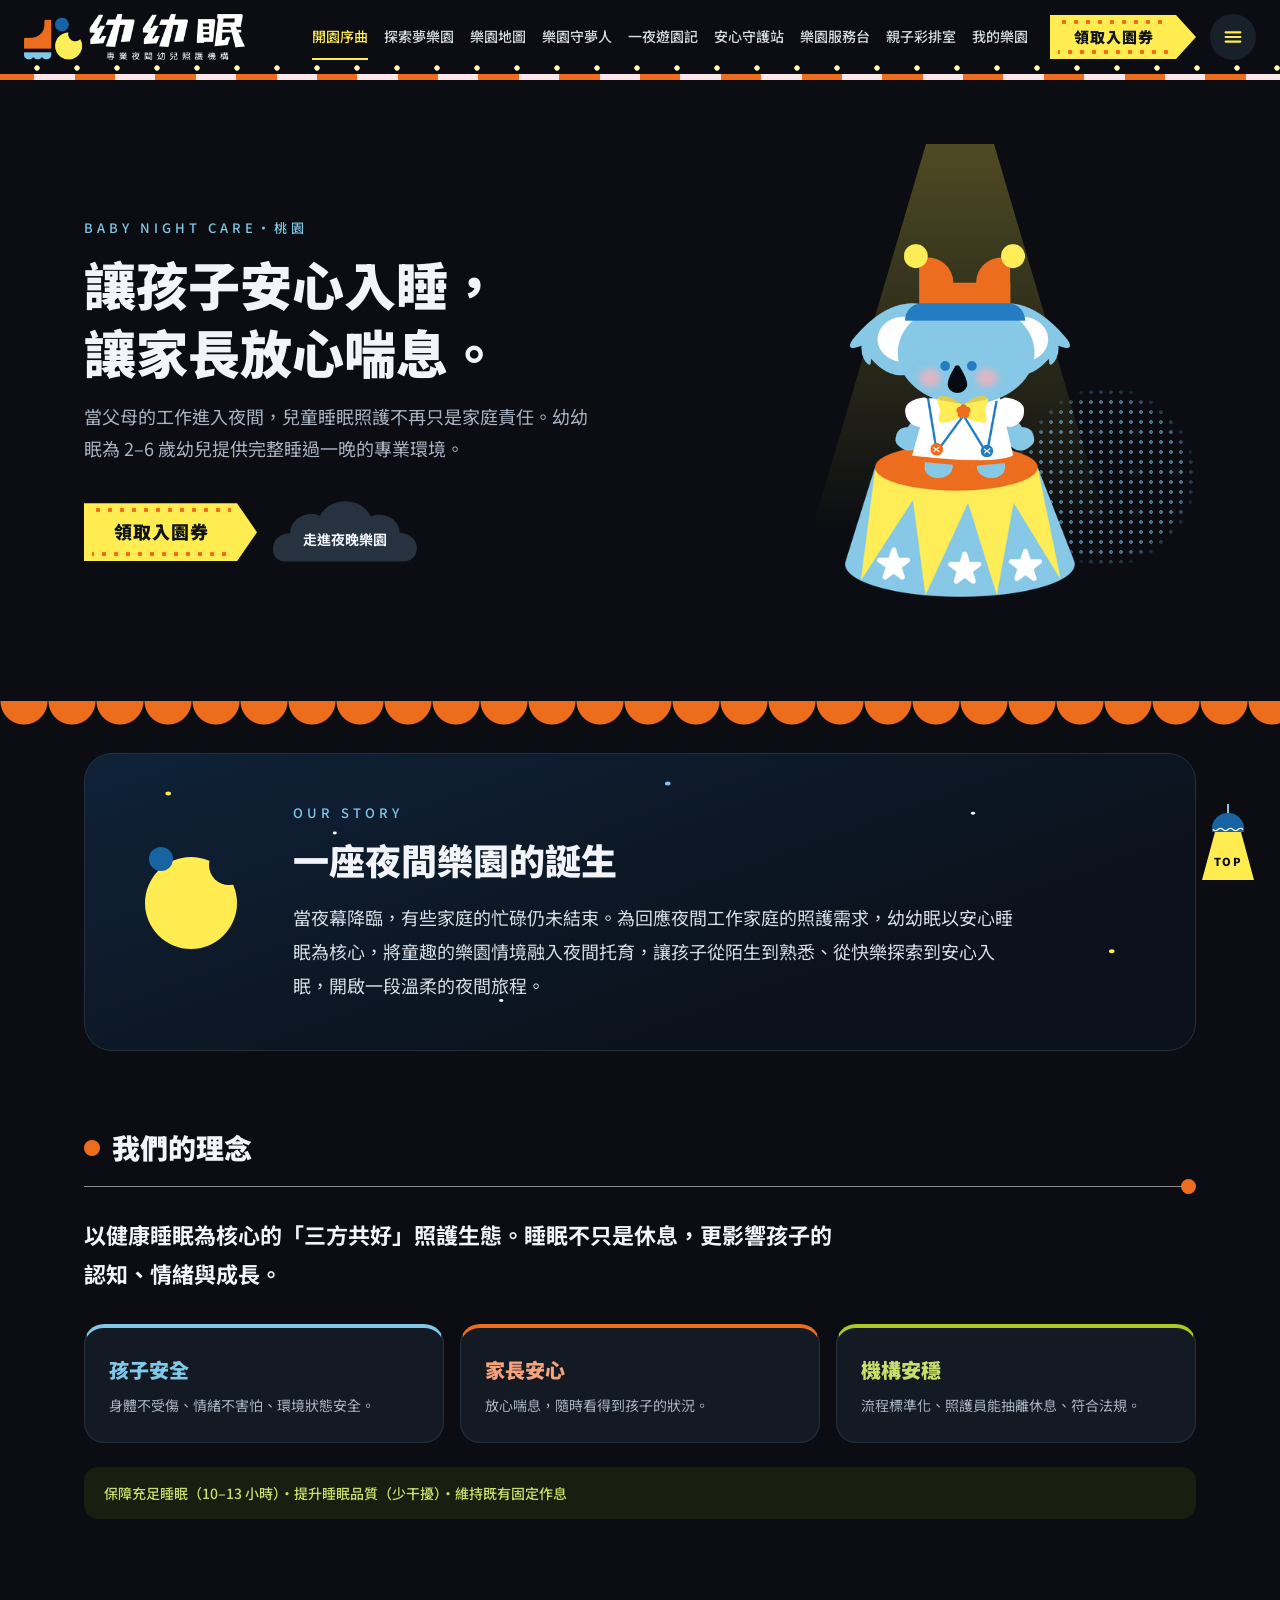
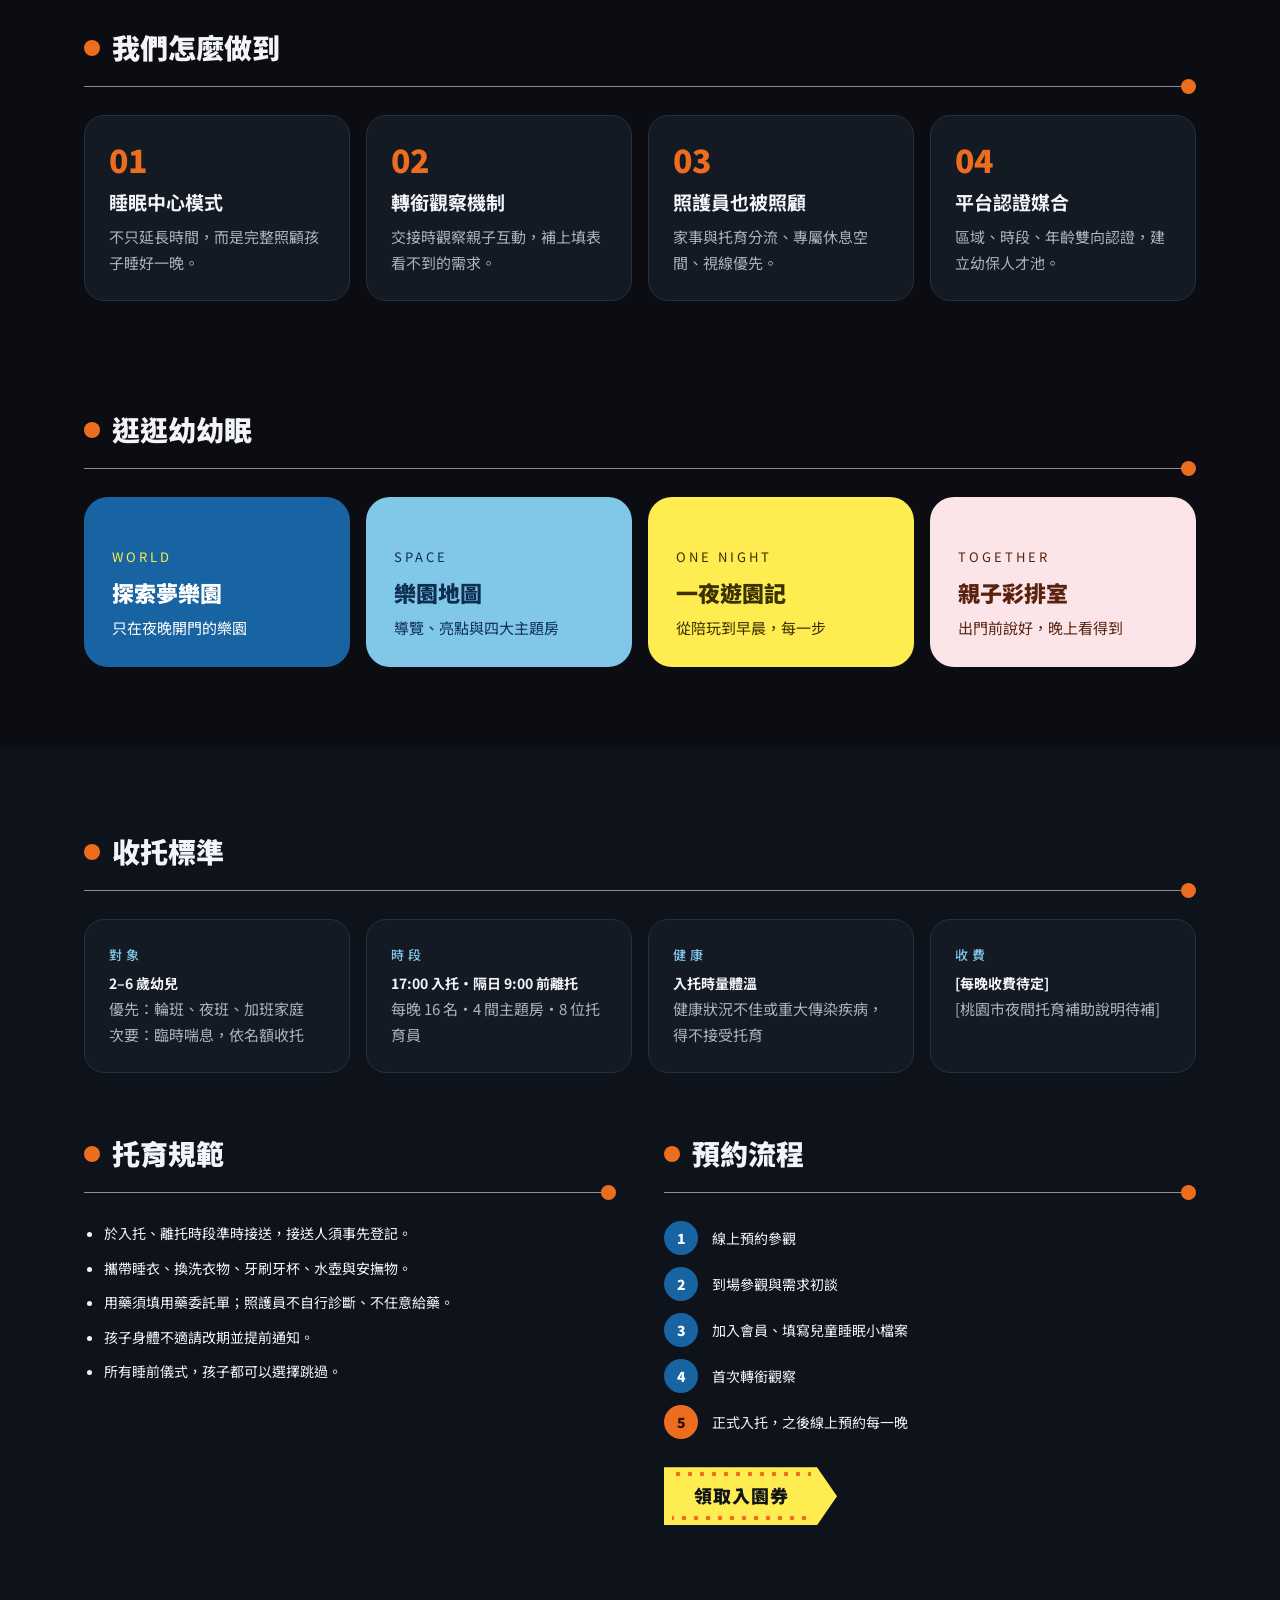
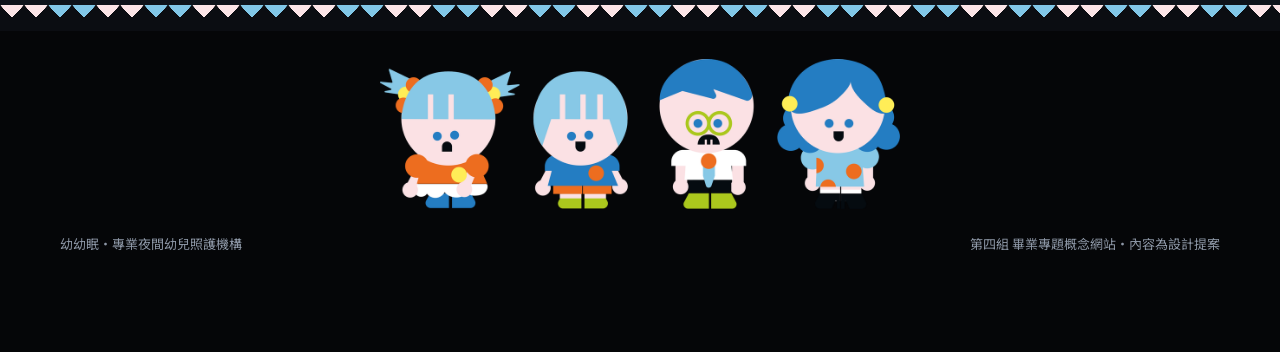
<file: index.html>
<!doctype html><html><head><meta charset=utf8><meta name=viewport content="width=device-width,initial-scale=1,viewport-fit=cover"><style>:root{color-scheme:light;box-sizing:border-box;padding-top:env(safe-area-inset-top,0px);padding-bottom:env(safe-area-inset-bottom,0px)}html{scroll-padding-top:env(safe-area-inset-top,0px)}body{margin:0;padding:0;font:14px -apple-system,BlinkMacSystemFont,sans-serif;background:#fff;color:#000}img{max-width:100%}[hidden]:not([hidden=until-found i]){display:none!important}</style></head><body>
<title>幼幼眠</title>
<link rel="preconnect" href="https://fonts.googleapis.com">
<link rel="preconnect" href="https://fonts.gstatic.com" crossorigin>
<link href="https://fonts.googleapis.com/css2?family=Noto+Sans+TC:wght@400;500;700;900&amp;display=swap" rel="stylesheet">
<link rel="stylesheet" href="yym.css">
<style>
body{margin:0}
</style>
<div id="top" class="yym-root">
<div class="yym-curtain" aria-hidden="true"><div class="yym-drop"><div class="yym-panel yym-l"></div><div class="yym-panel yym-r"></div><div class="yym-valance"></div></div></div>
<div class="yym-spot" aria-hidden="true"></div>
<input type="checkbox" id="yym-menu" class="yym-menu-chk" aria-label="開啟選單">
<header class="yym-head"><div class="yym-head-in">
<a href="index.html" class="yym-logo" aria-label="回到幼幼眠首頁"><img src="assets/logo-white.png" alt="幼幼眠 專業夜間幼兒照護機構"></a>
<div style="display: flex; align-items: center; gap: 14px">
<nav aria-label="主選單" class="yym-nav"><a href="index.html" class="on">開園序曲</a><a href="World.html">探索夢樂園</a><a href="Space.html">樂園地圖</a><a href="Team.html">樂園守夢人</a><a href="Night.html">一夜遊園記</a><a href="Flow.html">安心守護站</a><a href="Contact.html">樂園服務台</a><a href="Talk.html">親子彩排室</a><a href="Member.html">我的樂園</a><a href="Booking.html" class="yym-marquee">領取入園券</a></nav>
<label for="yym-menu" class="yym-burger" aria-label="開啟選單"><svg width="22" height="22" viewBox="0 0 24 24" fill="none" stroke="currentColor" stroke-width="2.4" stroke-linecap="round" aria-hidden="true"><path d="M4 7h16M4 12h16M4 17h16"></path></svg></label>
</div></div><div class="yym-canopy" aria-hidden="true"></div></header>
<label for="yym-menu" class="yym-scrim" aria-label="關閉選單"></label>
<nav aria-label="樂園選單" class="yym-drawer"><label for="yym-menu" class="yym-drawer-close" aria-label="關閉選單">×</label><a href="index.html" class="on">開園序曲<small>理念</small></a><a href="World.html">探索夢樂園<small>世界觀</small></a><a href="Space.html">樂園地圖<small>場所</small></a><a href="Team.html">樂園守夢人<small>托育員</small></a><a href="Night.html">一夜遊園記<small>一夜流程</small></a><a href="Flow.html">安心守護站<small>接送與應變</small></a><a href="Contact.html">樂園服務台<small>聯絡資訊</small></a><a href="Talk.html">親子彩排室<small>親子溝通</small></a><a href="Member.html">我的樂園<small>會員專區</small></a><a href="Booking.html" class="yym-marquee">領取入園券</a></nav>

<section style="position: relative; overflow: hidden">
<div class="yym-wrap" style="padding-top: 104px; padding-bottom: 104px; display: flex; flex-wrap: wrap; align-items: center; gap: 48px">
<div style="flex: 1 1 460px; min-width: 0">
<p class="yym-label">BABY NIGHT CARE・桃園</p>
<h1 class="yym-h1">讓孩子安心入睡，<br>讓家長放心喘息。</h1>
<p class="yym-muted" style="margin: 0 0 36px; font-size: 18px; max-width: 520px">當父母的工作進入夜間，兒童睡眠照護不再只是家庭責任。幼幼眠為 2–6 歲幼兒提供完整睡過一晚的專業環境。</p>
<div style="display: flex; flex-wrap: wrap; align-items: center; gap: 16px">
<a href="Booking.html" class="yym-marquee lg">領取入園券</a>
<a href="World.html" class="yym-cloud">走進夜晚樂園</a>
</div>
</div>
<div style="flex: 1 1 340px; min-width: 0; display: flex; justify-content: center; position: relative">
<div aria-hidden="true" style="position: absolute; top: -40px; width: 340px; height: 460px; background: linear-gradient(180deg, rgba(255,236,81,0.28), rgba(255,236,81,0) 85%); clip-path: polygon(40% 0, 60% 0, 100% 100%, 0 100%)"></div>
<div class="yym-dotdeco yym-halftone" aria-hidden="true" style="right: 0; bottom: 30px"></div><div style="position: relative; display: flex; flex-direction: column; align-items: center; margin-top: 60px"><img src="assets/koala1.png" alt="幼幼眠吉祥物 默默" style="position: relative; z-index: 1; width: 220px; height: auto; margin-bottom: -34px"><img src="assets/drum1.png" alt="" style="width: 230px; height: auto"></div>
</div>
</div>
</section>
<div class="yym-band scallop" aria-hidden="true"></div>

<section>
<div class="yym-wrap" style="padding-top: 24px; padding-bottom: 48px">
<div style="display: flex; flex-wrap: wrap; gap: 40px; align-items: center; padding: 48px; border-radius: 28px; background: linear-gradient(160deg, #0F2238 0%, #0B121C 70%); border: 1px solid #24303F; position: relative; overflow: hidden">
<svg aria-hidden="true" width="100%" height="100%" viewBox="0 0 800 300" preserveAspectRatio="none" style="position: absolute; inset: 0; pointer-events: none"><circle cx="60" cy="40" r="2" fill="#FFEC51"></circle><circle cx="180" cy="80" r="1.5" fill="#FFFFFF"></circle><circle cx="420" cy="30" r="2" fill="#81C7E8"></circle><circle cx="640" cy="60" r="1.5" fill="#FFFFFF"></circle><circle cx="740" cy="200" r="2" fill="#FFEC51"></circle><circle cx="300" cy="250" r="1.5" fill="#FFFFFF"></circle></svg>
<div style="flex: 0 0 auto; position: relative"><svg width="120" height="120" viewBox="0 0 120 120" aria-hidden="true"><mask id="bite"><rect width="120" height="120" fill="#fff"></rect><circle cx="96" cy="26" r="20" fill="#000"></circle></mask><circle cx="58" cy="64" r="46" fill="#FFEC51" mask="url(#bite)"></circle><circle cx="28" cy="20" r="12" fill="#1863A1"></circle></svg></div>
<div style="flex: 1 1 420px; min-width: 0; position: relative">
<p class="yym-label">OUR STORY</p>
<h2 style="margin: 0 0 16px; font-size: clamp(26px, 3.2vw, 36px); font-weight: 900; line-height: 1.35">一座夜間樂園的誕生</h2>
<p style="margin: 0; font-size: 18px; line-height: 1.9; color: #D6DCE4; max-width: 720px">當夜幕降臨，有些家庭的忙碌仍未結束。為回應夜間工作家庭的照護需求，幼幼眠以安心睡眠為核心，將童趣的樂園情境融入夜間托育，讓孩子從陌生到熟悉、從快樂探索到安心入眠，開啟一段溫柔的夜間旅程。</p>
</div>
</div>
</div>
</section>

<section>
<div class="yym-wrap" style="padding-top: 24px">
<h2 class="yym-h2">我們的理念</h2>
<p style="margin: 0 0 32px; font-size: 22px; font-weight: 700; max-width: 760px">以健康睡眠為核心的「三方共好」照護生態。睡眠不只是休息，更影響孩子的認知、情緒與成長。</p>
<div class="yym-grid">
<div class="yym-card" style="border-top: 4px solid #81C7E8"><p style="margin: 0 0 6px; font-size: 20px; font-weight: 900; color: #81C7E8">孩子安全</p><p class="yym-muted" style="margin: 0">身體不受傷、情緒不害怕、環境狀態安全。</p></div>
<div class="yym-card" style="border-top: 4px solid #ED6D1F"><p style="margin: 0 0 6px; font-size: 20px; font-weight: 900; color: #F5A27C">家長安心</p><p class="yym-muted" style="margin: 0">放心喘息，隨時看得到孩子的狀況。</p></div>
<div class="yym-card" style="border-top: 4px solid #ABC824"><p style="margin: 0 0 6px; font-size: 20px; font-weight: 900; color: #C9DD6B">機構安穩</p><p class="yym-muted" style="margin: 0">流程標準化、照護員能抽離休息、符合法規。</p></div>
</div>
<p style="margin: 24px 0 0; padding: 14px 20px; border-radius: 14px; background: #1A1E10; color: #C9DD6B; font-weight: 500">保障充足睡眠（10–13 小時）・提升睡眠品質（少干擾）・維持既有固定作息</p>
</div>
</section>

<section>
<div class="yym-wrap" style="padding-top: 24px">
<h2 class="yym-h2">我們怎麼做到</h2>
<div class="yym-grid">
<div class="yym-card"><p style="margin: 0; font-size: 32px; font-weight: 900; color: #ED6D1F; line-height: 1.2">01</p><h3 style="margin: 6px 0; font-size: 19px">睡眠中心模式</h3><p class="yym-muted" style="margin: 0; font-size: 15px">不只延長時間，而是完整照顧孩子睡好一晚。</p></div>
<div class="yym-card"><p style="margin: 0; font-size: 32px; font-weight: 900; color: #ED6D1F; line-height: 1.2">02</p><h3 style="margin: 6px 0; font-size: 19px">轉銜觀察機制</h3><p class="yym-muted" style="margin: 0; font-size: 15px">交接時觀察親子互動，補上填表看不到的需求。</p></div>
<div class="yym-card"><p style="margin: 0; font-size: 32px; font-weight: 900; color: #ED6D1F; line-height: 1.2">03</p><h3 style="margin: 6px 0; font-size: 19px">照護員也被照顧</h3><p class="yym-muted" style="margin: 0; font-size: 15px">家事與托育分流、專屬休息空間、視線優先。</p></div>
<div class="yym-card"><p style="margin: 0; font-size: 32px; font-weight: 900; color: #ED6D1F; line-height: 1.2">04</p><h3 style="margin: 6px 0; font-size: 19px">平台認證媒合</h3><p class="yym-muted" style="margin: 0; font-size: 15px">區域、時段、年齡雙向認證，建立幼保人才池。</p></div>
</div>
</div>
</section>

<section>
<div class="yym-wrap" style="padding-top: 24px">
<h2 class="yym-h2">逛逛幼幼眠</h2>
<div class="yym-grid" style="grid-template-columns: repeat(auto-fit, minmax(220px, 1fr))">
<a href="World.html" class="yym-tile" style="background: #1863A1; color: #FFFFFF"><span style="font-size: 13px; letter-spacing: 3px; color: #FFEC51">WORLD</span><span style="font-size: 22px; font-weight: 900">探索夢樂園</span><span style="font-weight: 400; font-size: 15px">只在夜晚開門的樂園</span></a>
<a href="Space.html" class="yym-tile" style="background: #81C7E8; color: #0E2F52"><span style="font-size: 13px; letter-spacing: 3px">SPACE</span><span style="font-size: 22px; font-weight: 900">樂園地圖</span><span style="font-weight: 400; font-size: 15px">導覽、亮點與四大主題房</span></a>
<a href="Night.html" class="yym-tile" style="background: #FFEC51; color: #3A3000"><span style="font-size: 13px; letter-spacing: 3px">ONE NIGHT</span><span style="font-size: 22px; font-weight: 900">一夜遊園記</span><span style="font-weight: 400; font-size: 15px">從陪玩到早晨，每一步</span></a>
<a href="Talk.html" class="yym-tile" style="background: #FCE5E8; color: #5A2310"><span style="font-size: 13px; letter-spacing: 3px">TOGETHER</span><span style="font-size: 22px; font-weight: 900">親子彩排室</span><span style="font-weight: 400; font-size: 15px">出門前說好，晚上看得到</span></a>
</div>
</div>
</section>

<section style="background: #0E131B">
<div class="yym-wrap">
<h2 class="yym-h2">收托標準</h2>
<div class="yym-grid" style="margin-bottom: 56px">
<div class="yym-card"><p class="yym-label" style="margin-bottom: 4px">對象</p><p style="margin: 0; font-weight: 700">2–6 歲幼兒</p><p class="yym-muted" style="margin: 0; font-size: 15px">優先：輪班、夜班、加班家庭<br>次要：臨時喘息，依名額收托</p></div>
<div class="yym-card"><p class="yym-label" style="margin-bottom: 4px">時段</p><p style="margin: 0; font-weight: 700">17:00 入托・隔日 9:00 前離托</p><p class="yym-muted" style="margin: 0; font-size: 15px">每晚 16 名・4 間主題房・8 位托育員</p></div>
<div class="yym-card"><p class="yym-label" style="margin-bottom: 4px">健康</p><p style="margin: 0; font-weight: 700">入托時量體溫</p><p class="yym-muted" style="margin: 0; font-size: 15px">健康狀況不佳或重大傳染疾病，得不接受托育</p></div>
<div class="yym-card"><p class="yym-label" style="margin-bottom: 4px">收費</p><p style="margin: 0; font-weight: 700">[每晚收費待定]</p><p class="yym-muted" style="margin: 0; font-size: 15px">[桃園市夜間托育補助說明待補]</p></div>
</div>
<div style="display: flex; flex-wrap: wrap; gap: 48px">
<div style="flex: 1 1 420px; min-width: 0">
<h2 class="yym-h2">托育規範</h2>
<ul style="margin: 0; padding-left: 20px; display: flex; flex-direction: column; gap: 10px">
<li>於入托、離托時段準時接送，接送人須事先登記。</li>
<li>攜帶睡衣、換洗衣物、牙刷牙杯、水壺與安撫物。</li>
<li>用藥須填用藥委託單；照護員不自行診斷、不任意給藥。</li>
<li>孩子身體不適請改期並提前通知。</li>
<li>所有睡前儀式，孩子都可以選擇跳過。</li>
</ul>
</div>
<div style="flex: 1 1 420px; min-width: 0">
<h2 class="yym-h2">預約流程</h2>
<ol style="list-style: none; margin: 0 0 28px; padding: 0; display: flex; flex-direction: column; gap: 12px">
<li style="display: flex; gap: 14px; align-items: center"><span class="yym-num">1</span>線上預約參觀</li>
<li style="display: flex; gap: 14px; align-items: center"><span class="yym-num">2</span>到場參觀與需求初談</li>
<li style="display: flex; gap: 14px; align-items: center"><span class="yym-num">3</span>加入會員、填寫兒童睡眠小檔案</li>
<li style="display: flex; gap: 14px; align-items: center"><span class="yym-num">4</span>首次轉銜觀察</li>
<li style="display: flex; gap: 14px; align-items: center"><span class="yym-num" style="background: #ED6D1F; color: #2A1100">5</span>正式入托，之後線上預約每一晚</li>
</ol>
<a href="Booking.html" class="yym-marquee lg">領取入園券</a>
</div>
</div>
</div>
</section>

<footer class="yym-foot"><div class="yym-foot-in"><p style="margin: 0">幼幼眠・專業夜間幼兒照護機構</p><p style="margin: 0">第四組 畢業專題概念網站・內容為設計提案</p></div></footer>
<a href="#top" class="yym-top" aria-label="回到頂部"><svg width="60" height="76" viewBox="0 0 60 76" aria-hidden="true"><rect x="29" y="0" width="2" height="10" fill="#81C7E8"></rect><path d="M14 24 A16 15 0 0 1 46 24 Z" fill="#1863A1"></path><rect x="14" y="23" width="32" height="5" fill="#1863A1"></rect><path d="M15 25.5 q2.5 2.2 5 0 t5 0 t5 0 t5 0 t5 0 t5 0" stroke="#FFFFFF" stroke-width="1.2" fill="none"></path><path class="beam" d="M17 28 L43 28 L56 76 L4 76 Z" fill="#FFEC51"></path><text x="30" y="62" text-anchor="middle" font-size="11" font-weight="900" letter-spacing="1.5" fill="#0B0D12">TOP</text></svg></a>
</div>
<script>
(function(){function hh(){var h=document.querySelector(".yym-head");if(h)document.documentElement.style.setProperty("--hh",h.offsetHeight+"px");}hh();window.addEventListener("resize",hh);window.addEventListener("mousemove",function(e){var r=document.documentElement;r.style.setProperty("--mx",e.clientX+"px");r.style.setProperty("--my",e.clientY+"px");});})();
</script>

</body></html>
</file>
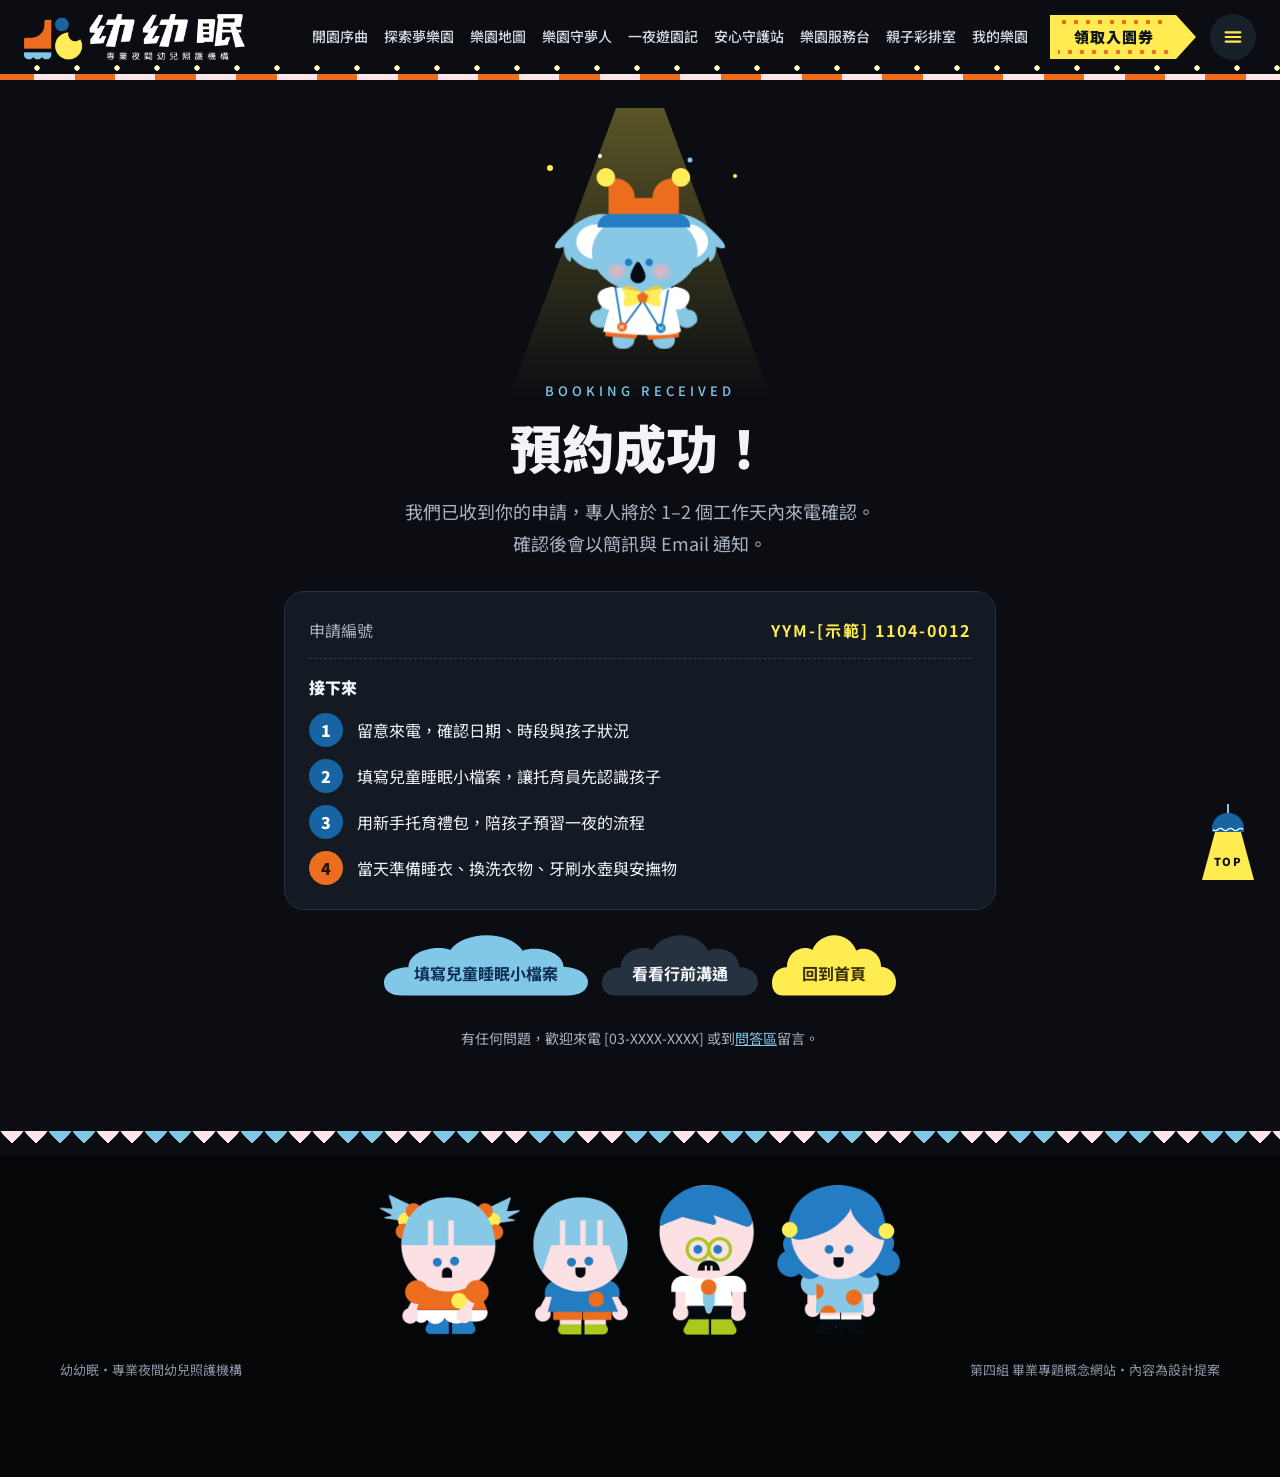
<file: BookingDone.html>
<!doctype html>
<html lang="zh-Hant-TW">
<head>
<meta charset="utf-8">
<meta name="viewport" content="width=device-width, initial-scale=1, viewport-fit=cover">
<title>幼幼眠｜預約成功</title>
<link rel="preconnect" href="https://fonts.googleapis.com">
<link rel="preconnect" href="https://fonts.gstatic.com" crossorigin>
<link href="https://fonts.googleapis.com/css2?family=Noto+Sans+TC:wght@400;500;700;900&amp;display=swap" rel="stylesheet">
<link rel="stylesheet" href="yym.css">
<style>
body{margin:0}
@keyframes yymPop{0%{transform:scale(.6) translateY(20px);opacity:0}100%{transform:none;opacity:1}}
@keyframes yymTwinkle{0%,100%{opacity:.25}50%{opacity:1}}
</style>
</head>
<body>
<div id="top" class="yym-root">
<div class="yym-curtain" aria-hidden="true"><div class="yym-drop"><div class="yym-panel yym-l"></div><div class="yym-panel yym-r"></div><div class="yym-valance"></div></div></div>
<div class="yym-spot" aria-hidden="true"></div>
<input type="checkbox" id="yym-menu" class="yym-menu-chk" aria-label="開啟選單">
<header class="yym-head"><div class="yym-head-in">
<a href="index.html" class="yym-logo" aria-label="回到幼幼眠首頁"><img src="assets/logo-white.png" alt="幼幼眠 專業夜間幼兒照護機構"></a>
<div style="display: flex; align-items: center; gap: 14px">
<nav aria-label="主選單" class="yym-nav"><a href="index.html">開園序曲</a><a href="World.html">探索夢樂園</a><a href="Space.html">樂園地圖</a><a href="Team.html">樂園守夢人</a><a href="Night.html">一夜遊園記</a><a href="Flow.html">安心守護站</a><a href="Contact.html">樂園服務台</a><a href="Talk.html">親子彩排室</a><a href="Member.html">我的樂園</a><a href="Booking.html" class="yym-marquee">領取入園券</a></nav>
<label for="yym-menu" class="yym-burger" aria-label="開啟選單"><svg width="22" height="22" viewBox="0 0 24 24" fill="none" stroke="currentColor" stroke-width="2.4" stroke-linecap="round" aria-hidden="true"><path d="M4 7h16M4 12h16M4 17h16"></path></svg></label>
</div></div><div class="yym-canopy" aria-hidden="true"></div></header>
<label for="yym-menu" class="yym-scrim" aria-label="關閉選單"></label>
<nav aria-label="樂園選單" class="yym-drawer"><label for="yym-menu" class="yym-drawer-close" aria-label="關閉選單">×</label><a href="index.html">開園序曲<small>理念</small></a><a href="World.html">探索夢樂園<small>世界觀</small></a><a href="Space.html">樂園地圖<small>場所</small></a><a href="Team.html">樂園守夢人<small>托育員</small></a><a href="Night.html">一夜遊園記<small>一夜流程</small></a><a href="Flow.html">安心守護站<small>接送與應變</small></a><a href="Contact.html">樂園服務台<small>聯絡資訊</small></a><a href="Talk.html">親子彩排室<small>親子溝通</small></a><a href="Member.html">我的樂園<small>會員專區</small></a><a href="Booking.html" class="yym-marquee">領取入園券</a></nav>

<section class="yym-wrap" style="max-width: 760px; text-align: center; padding-top: 88px">
<div style="position: relative; display: inline-block">
<div aria-hidden="true" style="position: absolute; left: 50%; top: -60px; width: 300px; height: 340px; transform: translateX(-50%); background: linear-gradient(180deg, rgba(255,236,81,0.32), rgba(255,236,81,0) 85%); clip-path: polygon(42% 0, 58% 0, 100% 100%, 0 100%)"></div>
<svg width="220" height="40" viewBox="0 0 220 40" aria-hidden="true" style="position: absolute; left: 50%; top: -20px; transform: translateX(-50%)"><circle cx="20" cy="20" r="3" fill="#FFEC51" style="animation: yymTwinkle 1.6s infinite"></circle><circle cx="70" cy="8" r="2" fill="#FFFFFF" style="animation: yymTwinkle 2.1s .4s infinite"></circle><circle cx="160" cy="12" r="2.5" fill="#81C7E8" style="animation: yymTwinkle 1.8s .8s infinite"></circle><circle cx="205" cy="28" r="2" fill="#FFEC51" style="animation: yymTwinkle 2.4s .2s infinite"></circle></svg>
<img src="assets/koala1.png" alt="幼幼眠無尾熊開心地歡迎你" style="position: relative; width: 170px; height: auto; animation: yymPop .7s 1.4s cubic-bezier(.3,1.5,.5,1) both">
</div>
<p class="yym-label" style="margin-top: 24px">BOOKING RECEIVED</p>
<h1 class="yym-h1">預約成功！</h1>
<p class="yym-muted" style="margin: 0 0 32px; font-size: 18px">我們已收到你的申請，專人將於 1–2 個工作天內來電確認。<br>確認後會以簡訊與 Email 通知。</p>

<div class="yym-card" style="text-align: left; margin-bottom: 24px">
<div style="display: flex; flex-wrap: wrap; justify-content: space-between; gap: 8px; padding-bottom: 14px; margin-bottom: 14px; border-bottom: 1px dashed #33414F"><span class="yym-muted">申請編號</span><strong style="letter-spacing: 2px; color: #FFEC51">YYM-[示範] 1104-0012</strong></div>
<p style="margin: 0 0 12px; font-weight: 900">接下來</p>
<ol style="list-style: none; margin: 0; padding: 0; display: flex; flex-direction: column; gap: 12px">
<li style="display: flex; gap: 14px; align-items: center"><span class="yym-num">1</span><span>留意來電，確認日期、時段與孩子狀況</span></li>
<li style="display: flex; gap: 14px; align-items: center"><span class="yym-num">2</span><span>填寫兒童睡眠小檔案，讓托育員先認識孩子</span></li>
<li style="display: flex; gap: 14px; align-items: center"><span class="yym-num">3</span><span>用新手托育禮包，陪孩子預習一夜的流程</span></li>
<li style="display: flex; gap: 14px; align-items: center"><span class="yym-num" style="background: #ED6D1F; color: #2A1100">4</span><span>當天準備睡衣、換洗衣物、牙刷水壺與安撫物</span></li>
</ol>
</div>

<div style="display: flex; flex-wrap: wrap; justify-content: center; gap: 14px">
<a href="SleepProfile.html" class="yym-cloud pri">填寫兒童睡眠小檔案</a>
<a href="Talk.html" class="yym-cloud">看看行前溝通</a>
<a href="index.html" class="yym-cloud alt">回到首頁</a>
</div>
<p class="yym-muted" style="margin: 28px 0 0; font-size: 14px">有任何問題，歡迎來電 [03-XXXX-XXXX] 或到<a href="Contact.html">問答區</a>留言。</p>
</section>

<footer class="yym-foot"><div class="yym-foot-in"><p style="margin: 0">幼幼眠・專業夜間幼兒照護機構</p><p style="margin: 0">第四組 畢業專題概念網站・內容為設計提案</p></div></footer>
<a href="#top" class="yym-top" aria-label="回到頂部"><svg width="60" height="76" viewBox="0 0 60 76" aria-hidden="true"><rect x="29" y="0" width="2" height="10" fill="#81C7E8"></rect><path d="M14 24 A16 15 0 0 1 46 24 Z" fill="#1863A1"></path><rect x="14" y="23" width="32" height="5" fill="#1863A1"></rect><path d="M15 25.5 q2.5 2.2 5 0 t5 0 t5 0 t5 0 t5 0 t5 0" stroke="#FFFFFF" stroke-width="1.2" fill="none"></path><path class="beam" d="M17 28 L43 28 L56 76 L4 76 Z" fill="#FFEC51"></path><text x="30" y="62" text-anchor="middle" font-size="11" font-weight="900" letter-spacing="1.5" fill="#0B0D12">TOP</text></svg></a>
</div>
<script>
(function(){function hh(){var h=document.querySelector(".yym-head");if(h)document.documentElement.style.setProperty("--hh",h.offsetHeight+"px");}hh();window.addEventListener("resize",hh);window.addEventListener("mousemove",function(e){var r=document.documentElement;r.style.setProperty("--mx",e.clientX+"px");r.style.setProperty("--my",e.clientY+"px");});})();
</script>
</body>
</html>
</file>
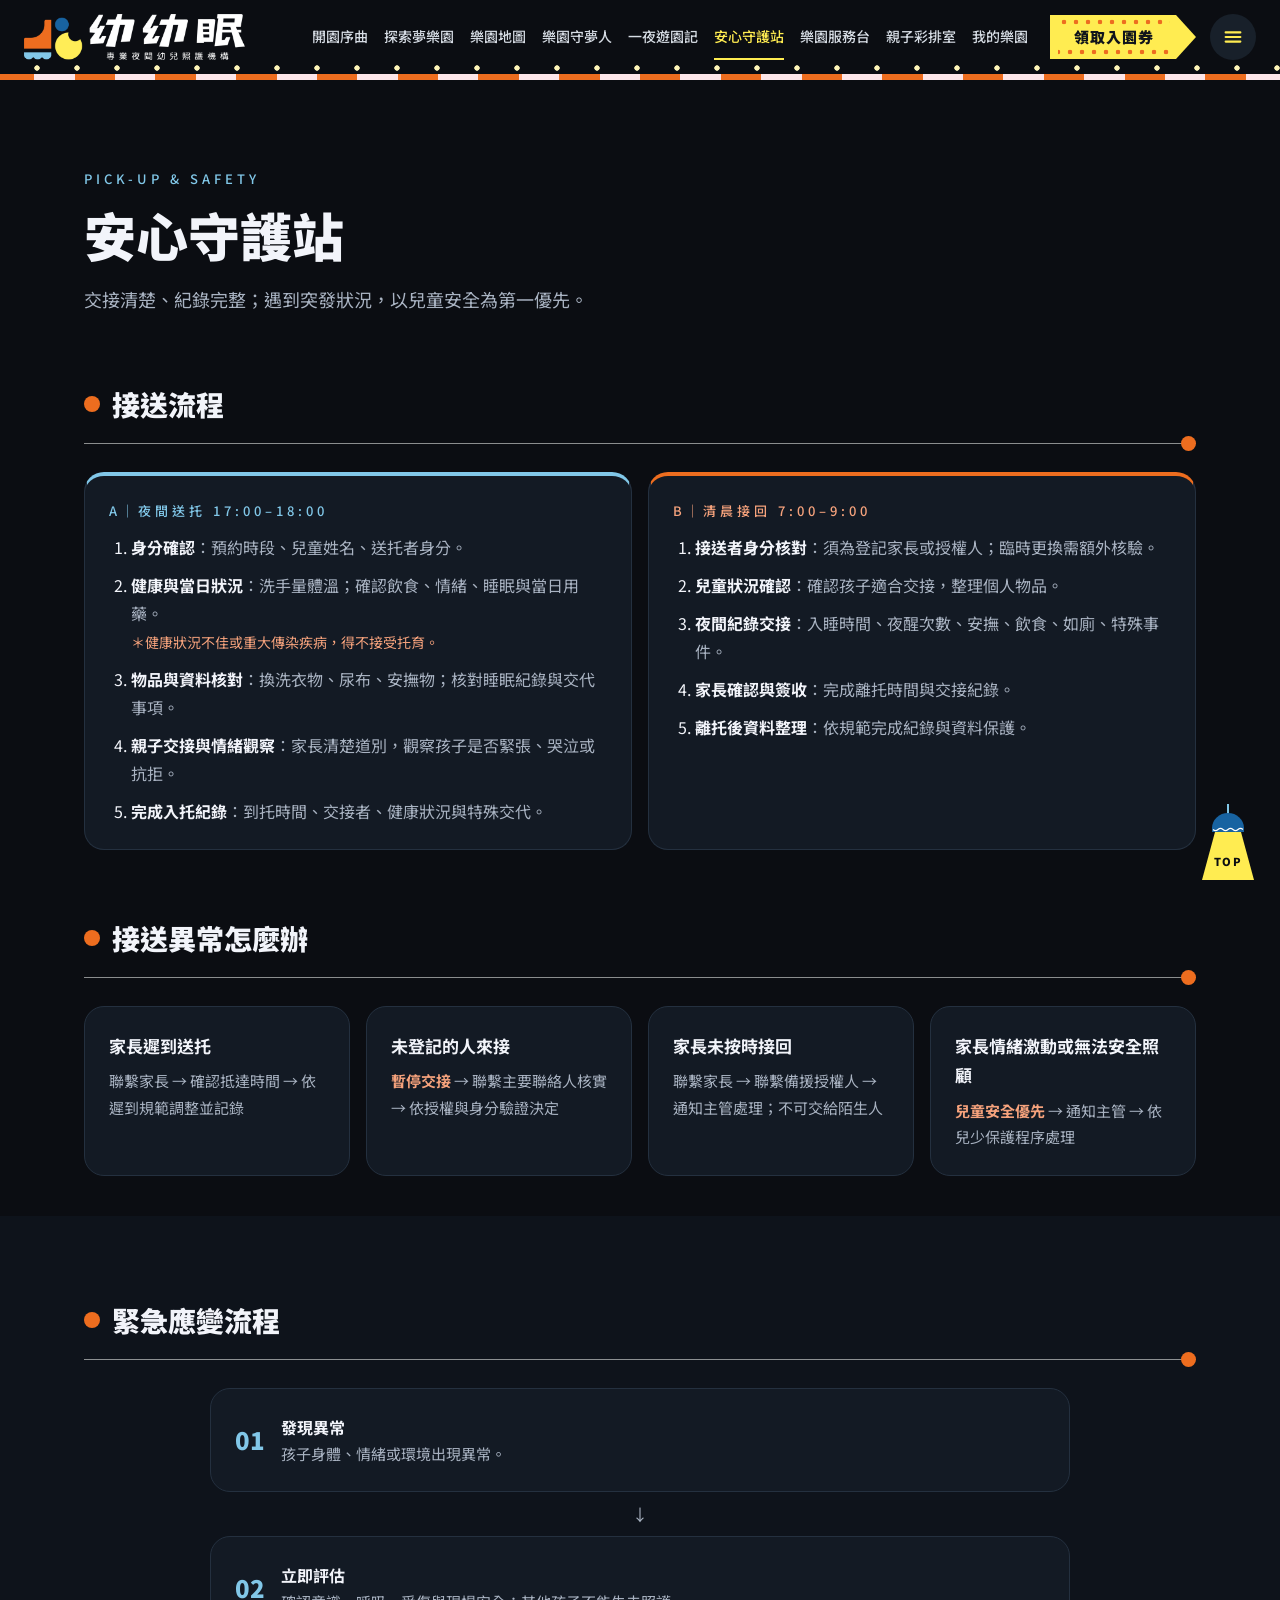
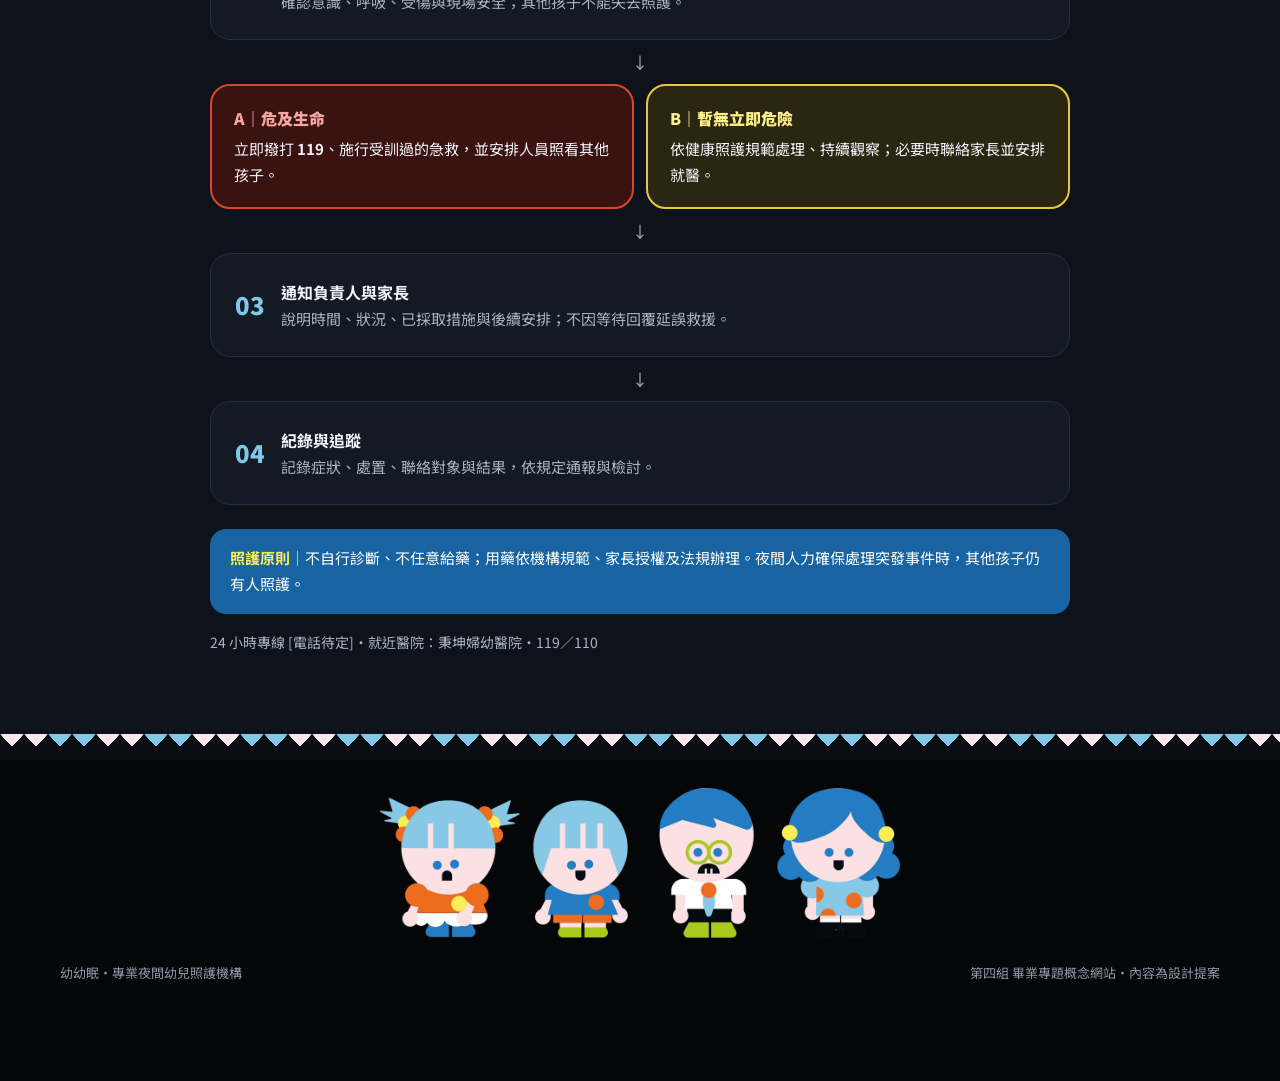
<file: Flow.html>
<!doctype html>
<html lang="zh-Hant-TW">
<head>
<meta charset="utf-8">
<meta name="viewport" content="width=device-width, initial-scale=1, viewport-fit=cover">
<title>幼幼眠｜安心守護站</title>
<link rel="preconnect" href="https://fonts.googleapis.com">
<link rel="preconnect" href="https://fonts.gstatic.com" crossorigin>
<link href="https://fonts.googleapis.com/css2?family=Noto+Sans+TC:wght@400;500;700;900&amp;display=swap" rel="stylesheet">
<link rel="stylesheet" href="yym.css">
<style>
body{margin:0}
</style>
</head>
<body>
<div id="top" class="yym-root">
<div class="yym-curtain" aria-hidden="true"><div class="yym-drop"><div class="yym-panel yym-l"></div><div class="yym-panel yym-r"></div><div class="yym-valance"></div></div></div>
<div class="yym-spot" aria-hidden="true"></div>
<input type="checkbox" id="yym-menu" class="yym-menu-chk" aria-label="開啟選單">
<header class="yym-head"><div class="yym-head-in">
<a href="index.html" class="yym-logo" aria-label="回到幼幼眠首頁"><img src="assets/logo-white.png" alt="幼幼眠 專業夜間幼兒照護機構"></a>
<div style="display: flex; align-items: center; gap: 14px">
<nav aria-label="主選單" class="yym-nav"><a href="index.html">開園序曲</a><a href="World.html">探索夢樂園</a><a href="Space.html">樂園地圖</a><a href="Team.html">樂園守夢人</a><a href="Night.html">一夜遊園記</a><a href="Flow.html" class="on">安心守護站</a><a href="Contact.html">樂園服務台</a><a href="Talk.html">親子彩排室</a><a href="Member.html">我的樂園</a><a href="Booking.html" class="yym-marquee">領取入園券</a></nav>
<label for="yym-menu" class="yym-burger" aria-label="開啟選單"><svg width="22" height="22" viewBox="0 0 24 24" fill="none" stroke="currentColor" stroke-width="2.4" stroke-linecap="round" aria-hidden="true"><path d="M4 7h16M4 12h16M4 17h16"></path></svg></label>
</div></div><div class="yym-canopy" aria-hidden="true"></div></header>
<label for="yym-menu" class="yym-scrim" aria-label="關閉選單"></label>
<nav aria-label="樂園選單" class="yym-drawer"><label for="yym-menu" class="yym-drawer-close" aria-label="關閉選單">×</label><a href="index.html">開園序曲<small>理念</small></a><a href="World.html">探索夢樂園<small>世界觀</small></a><a href="Space.html">樂園地圖<small>場所</small></a><a href="Team.html">樂園守夢人<small>托育員</small></a><a href="Night.html">一夜遊園記<small>一夜流程</small></a><a href="Flow.html" class="on">安心守護站<small>接送與應變</small></a><a href="Contact.html">樂園服務台<small>聯絡資訊</small></a><a href="Talk.html">親子彩排室<small>親子溝通</small></a><a href="Member.html">我的樂園<small>會員專區</small></a><a href="Booking.html" class="yym-marquee">領取入園券</a></nav>

<section>
<div class="yym-wrap" style="padding-top: 88px; padding-bottom: 40px">
<p class="yym-label">PICK-UP &amp; SAFETY</p>
<h1 class="yym-h1">安心守護站</h1>
<p class="yym-muted" style="margin: 0; font-size: 18px; max-width: 620px">交接清楚、紀錄完整；遇到突發狀況，以兒童安全為第一優先。</p>
</div>
</section>

<section>
<div class="yym-wrap" style="padding-top: 24px; padding-bottom: 40px">
<h2 class="yym-h2">接送流程</h2>
<div style="display: grid; grid-template-columns: repeat(auto-fit, minmax(340px, 1fr)); gap: 16px">
<div class="yym-card" style="border-top: 4px solid #81C7E8">
<p class="yym-label" style="color: #81C7E8">A｜夜間送托 17:00–18:00</p>
<ol style="margin: 0; padding-left: 22px; display: flex; flex-direction: column; gap: 10px">
<li><strong>身分確認</strong><span class="yym-muted">：預約時段、兒童姓名、送托者身分。</span></li>
<li><strong>健康與當日狀況</strong><span class="yym-muted">：洗手量體溫；確認飲食、情緒、睡眠與當日用藥。</span><br><span style="font-size: 14px; color: #F5A27C">＊健康狀況不佳或重大傳染疾病，得不接受托育。</span></li>
<li><strong>物品與資料核對</strong><span class="yym-muted">：換洗衣物、尿布、安撫物；核對睡眠紀錄與交代事項。</span></li>
<li><strong>親子交接與情緒觀察</strong><span class="yym-muted">：家長清楚道別，觀察孩子是否緊張、哭泣或抗拒。</span></li>
<li><strong>完成入托紀錄</strong><span class="yym-muted">：到托時間、交接者、健康狀況與特殊交代。</span></li>
</ol>
</div>
<div class="yym-card" style="border-top: 4px solid #ED6D1F">
<p class="yym-label" style="color: #F5A27C">B｜清晨接回 7:00–9:00</p>
<ol style="margin: 0; padding-left: 22px; display: flex; flex-direction: column; gap: 10px">
<li><strong>接送者身分核對</strong><span class="yym-muted">：須為登記家長或授權人；臨時更換需額外核驗。</span></li>
<li><strong>兒童狀況確認</strong><span class="yym-muted">：確認孩子適合交接，整理個人物品。</span></li>
<li><strong>夜間紀錄交接</strong><span class="yym-muted">：入睡時間、夜醒次數、安撫、飲食、如廁、特殊事件。</span></li>
<li><strong>家長確認與簽收</strong><span class="yym-muted">：完成離托時間與交接紀錄。</span></li>
<li><strong>離托後資料整理</strong><span class="yym-muted">：依規範完成紀錄與資料保護。</span></li>
</ol>
</div>
</div>
</div>
</section>

<section>
<div class="yym-wrap" style="padding-top: 24px; padding-bottom: 40px">
<h2 class="yym-h2">接送異常怎麼辦</h2>
<div class="yym-grid">
<div class="yym-card"><h3 style="margin: 0 0 8px; font-size: 17px">家長遲到送托</h3><p class="yym-muted" style="margin: 0; font-size: 15px">聯繫家長 → 確認抵達時間 → 依遲到規範調整並記錄</p></div>
<div class="yym-card"><h3 style="margin: 0 0 8px; font-size: 17px">未登記的人來接</h3><p class="yym-muted" style="margin: 0; font-size: 15px"><strong style="color: #F5A27C">暫停交接</strong> → 聯繫主要聯絡人核實 → 依授權與身分驗證決定</p></div>
<div class="yym-card"><h3 style="margin: 0 0 8px; font-size: 17px">家長未按時接回</h3><p class="yym-muted" style="margin: 0; font-size: 15px">聯繫家長 → 聯繫備援授權人 → 通知主管處理；不可交給陌生人</p></div>
<div class="yym-card"><h3 style="margin: 0 0 8px; font-size: 17px">家長情緒激動或無法安全照顧</h3><p class="yym-muted" style="margin: 0; font-size: 15px"><strong style="color: #F5A27C">兒童安全優先</strong> → 通知主管 → 依兒少保護程序處理</p></div>
</div>
</div>
</section>

<section style="background: #0E131B">
<div class="yym-wrap">
<h2 class="yym-h2">緊急應變流程</h2>
<div style="max-width: 860px; margin: 0 auto; display: flex; flex-direction: column; gap: 8px">
<div class="yym-card" style="display: flex; gap: 16px; align-items: center"><span style="font-size: 24px; font-weight: 900; color: #81C7E8">01</span><div><p style="margin: 0; font-weight: 700">發現異常</p><p class="yym-muted" style="margin: 0; font-size: 15px">孩子身體、情緒或環境出現異常。</p></div></div>
<p aria-hidden="true" class="yym-muted" style="margin: 0; text-align: center">↓</p>
<div class="yym-card" style="display: flex; gap: 16px; align-items: center"><span style="font-size: 24px; font-weight: 900; color: #81C7E8">02</span><div><p style="margin: 0; font-weight: 700">立即評估</p><p class="yym-muted" style="margin: 0; font-size: 15px">確認意識、呼吸、受傷與現場安全；其他孩子不能失去照護。</p></div></div>
<p aria-hidden="true" class="yym-muted" style="margin: 0; text-align: center">↓</p>
<div style="display: grid; grid-template-columns: repeat(auto-fit, minmax(260px, 1fr)); gap: 12px">
<div style="background: #3A1210; border: 2px solid #D9472B; border-radius: 20px; padding: 18px 22px"><p style="margin: 0 0 4px; font-weight: 900; color: #F4A7A0">A｜危及生命</p><p style="margin: 0; font-size: 15px">立即撥打 <strong>119</strong>、施行受訓過的急救，並安排人員照看其他孩子。</p></div>
<div style="background: #2B2612; border: 2px solid #E8C93A; border-radius: 20px; padding: 18px 22px"><p style="margin: 0 0 4px; font-weight: 900; color: #FFF08A">B｜暫無立即危險</p><p style="margin: 0; font-size: 15px">依健康照護規範處理、持續觀察；必要時聯絡家長並安排就醫。</p></div>
</div>
<p aria-hidden="true" class="yym-muted" style="margin: 0; text-align: center">↓</p>
<div class="yym-card" style="display: flex; gap: 16px; align-items: center"><span style="font-size: 24px; font-weight: 900; color: #81C7E8">03</span><div><p style="margin: 0; font-weight: 700">通知負責人與家長</p><p class="yym-muted" style="margin: 0; font-size: 15px">說明時間、狀況、已採取措施與後續安排；不因等待回覆延誤救援。</p></div></div>
<p aria-hidden="true" class="yym-muted" style="margin: 0; text-align: center">↓</p>
<div class="yym-card" style="display: flex; gap: 16px; align-items: center"><span style="font-size: 24px; font-weight: 900; color: #81C7E8">04</span><div><p style="margin: 0; font-weight: 700">紀錄與追蹤</p><p class="yym-muted" style="margin: 0; font-size: 15px">記錄症狀、處置、聯絡對象與結果，依規定通報與檢討。</p></div></div>
<p style="margin: 16px 0 0; padding: 16px 20px; border-radius: 16px; background: #1863A1; color: #FFFFFF; font-size: 15px"><strong style="color: #FFEC51">照護原則｜</strong>不自行診斷、不任意給藥；用藥依機構規範、家長授權及法規辦理。夜間人力確保處理突發事件時，其他孩子仍有人照護。</p>
<p class="yym-muted" style="margin: 8px 0 0; font-size: 14px">24 小時專線 [電話待定]・就近醫院：秉坤婦幼醫院・119／110</p>
</div>
</div>
</section>

<footer class="yym-foot"><div class="yym-foot-in"><p style="margin: 0">幼幼眠・專業夜間幼兒照護機構</p><p style="margin: 0">第四組 畢業專題概念網站・內容為設計提案</p></div></footer>
<a href="#top" class="yym-top" aria-label="回到頂部"><svg width="60" height="76" viewBox="0 0 60 76" aria-hidden="true"><rect x="29" y="0" width="2" height="10" fill="#81C7E8"></rect><path d="M14 24 A16 15 0 0 1 46 24 Z" fill="#1863A1"></path><rect x="14" y="23" width="32" height="5" fill="#1863A1"></rect><path d="M15 25.5 q2.5 2.2 5 0 t5 0 t5 0 t5 0 t5 0 t5 0" stroke="#FFFFFF" stroke-width="1.2" fill="none"></path><path class="beam" d="M17 28 L43 28 L56 76 L4 76 Z" fill="#FFEC51"></path><text x="30" y="62" text-anchor="middle" font-size="11" font-weight="900" letter-spacing="1.5" fill="#0B0D12">TOP</text></svg></a>
</div>
<script>
(function(){function hh(){var h=document.querySelector(".yym-head");if(h)document.documentElement.style.setProperty("--hh",h.offsetHeight+"px");}hh();window.addEventListener("resize",hh);window.addEventListener("mousemove",function(e){var r=document.documentElement;r.style.setProperty("--mx",e.clientX+"px");r.style.setProperty("--my",e.clientY+"px");});})();
</script>
</body>
</html>
</file>
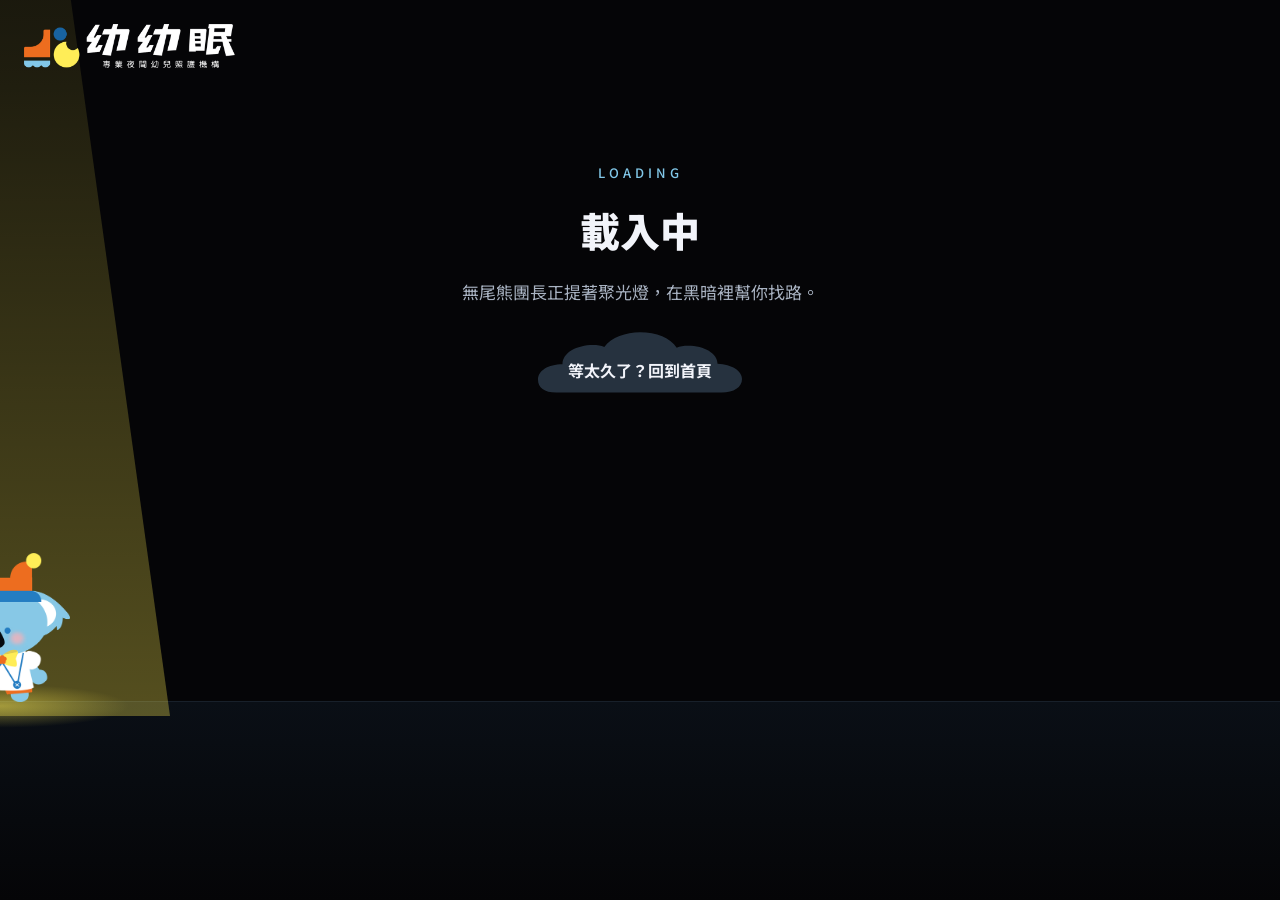
<file: Loading.html>
<!doctype html>
<html lang="zh-Hant-TW">
<head>
<meta charset="utf-8">
<meta name="viewport" content="width=device-width, initial-scale=1, viewport-fit=cover">
<title>幼幼眠｜載入中</title>
<link rel="preconnect" href="https://fonts.googleapis.com">
<link rel="preconnect" href="https://fonts.gstatic.com" crossorigin>
<link href="https://fonts.googleapis.com/css2?family=Noto+Sans+TC:wght@400;500;700;900&amp;display=swap" rel="stylesheet">
<link rel="stylesheet" href="yym.css">
<style>
body{margin:0}
@keyframes yymWalk{0%{left:12%}45%{left:78%}50%{left:78%}95%{left:12%}100%{left:12%}}
@keyframes yymFace{0%,47%{transform:scaleX(1)}50%,97%{transform:scaleX(-1)}100%{transform:scaleX(1)}}
@keyframes yymBob{0%{transform:translateY(0) rotate(-4deg)}100%{transform:translateY(-10px) rotate(4deg)}}
@keyframes yymFlicker{0%,100%{opacity:.9}48%{opacity:.75}52%{opacity:.95}}
@keyframes yymDots{0%{content:''}25%{content:'.'}50%{content:'..'}75%{content:'...'}}
.yym-walker{position:absolute;bottom:22%;width:0;animation:yymWalk 9s ease-in-out infinite}
.yym-beam{position:absolute;bottom:-14px;left:-170px;width:340px;height:120vh;background:linear-gradient(180deg,rgba(255,240,170,0) 0%,rgba(255,236,81,.10) 40%,rgba(255,236,81,.32) 100%);clip-path:polygon(44% 0,56% 0,100% 100%,0 100%);animation:yymFlicker 3s infinite;pointer-events:none}
.yym-pool{position:absolute;bottom:-26px;left:-130px;width:260px;height:44px;border-radius:50%;background:radial-gradient(ellipse,rgba(255,236,81,.45),rgba(255,236,81,0) 70%)}
.yym-face{position:absolute;bottom:0;left:-70px;width:140px;animation:yymFace 9s ease-in-out infinite}
.yym-face img{display:block;width:140px;height:auto;animation:yymBob .45s ease-in-out infinite alternate;transform-origin:50% 100%}
.yym-dots::after{content:'';animation:yymDots 1.6s steps(1) infinite}
@media (prefers-reduced-motion: reduce){.yym-walker,.yym-face,.yym-face img,.yym-beam{animation:none}.yym-walker{left:50%}}
</style>
</head>
<body>
<div id="top" class="yym-root" style="height: 100vh; min-height: 640px; overflow: hidden; background: #050507">
<div class="yym-spot" aria-hidden="true"></div>
<a href="index.html" class="yym-logo" aria-label="回到幼幼眠首頁" style="position: absolute; top: 20px; left: 24px; z-index: 5"><img src="assets/logo-white.png" alt="幼幼眠 專業夜間幼兒照護機構" style="height: 44px; width: auto"></a>

<div aria-hidden="true" style="position: absolute; left: 0; right: 0; bottom: 0; height: 22%; background: linear-gradient(180deg, #0A0F16, #050507); border-top: 1px solid #18202A"></div>
<div class="yym-walker" aria-hidden="true">
<div class="yym-beam"></div>
<div class="yym-pool"></div>
<div class="yym-face"><img src="assets/koala1.png" alt=""></div>
</div>

<div role="status" aria-live="polite" style="position: absolute; left: 0; right: 0; top: 18%; text-align: center; padding: 0 24px">
<p class="yym-label">LOADING</p>
<h1 style="margin: 0 0 12px; font-size: clamp(28px, 4vw, 40px); font-weight: 900">載入中<span class="yym-dots"></span></h1>
<p class="yym-muted" style="margin: 0 0 24px; font-size: 17px">無尾熊團長正提著聚光燈，在黑暗裡幫你找路。</p>
<a href="index.html" class="yym-cloud">等太久了？回到首頁</a>
</div>
</div>
<script>
(function(){function hh(){var h=document.querySelector(".yym-head");if(h)document.documentElement.style.setProperty("--hh",h.offsetHeight+"px");}hh();window.addEventListener("resize",hh);window.addEventListener("mousemove",function(e){var r=document.documentElement;r.style.setProperty("--mx",e.clientX+"px");r.style.setProperty("--my",e.clientY+"px");});})();
</script>
</body>
</html>
</file>
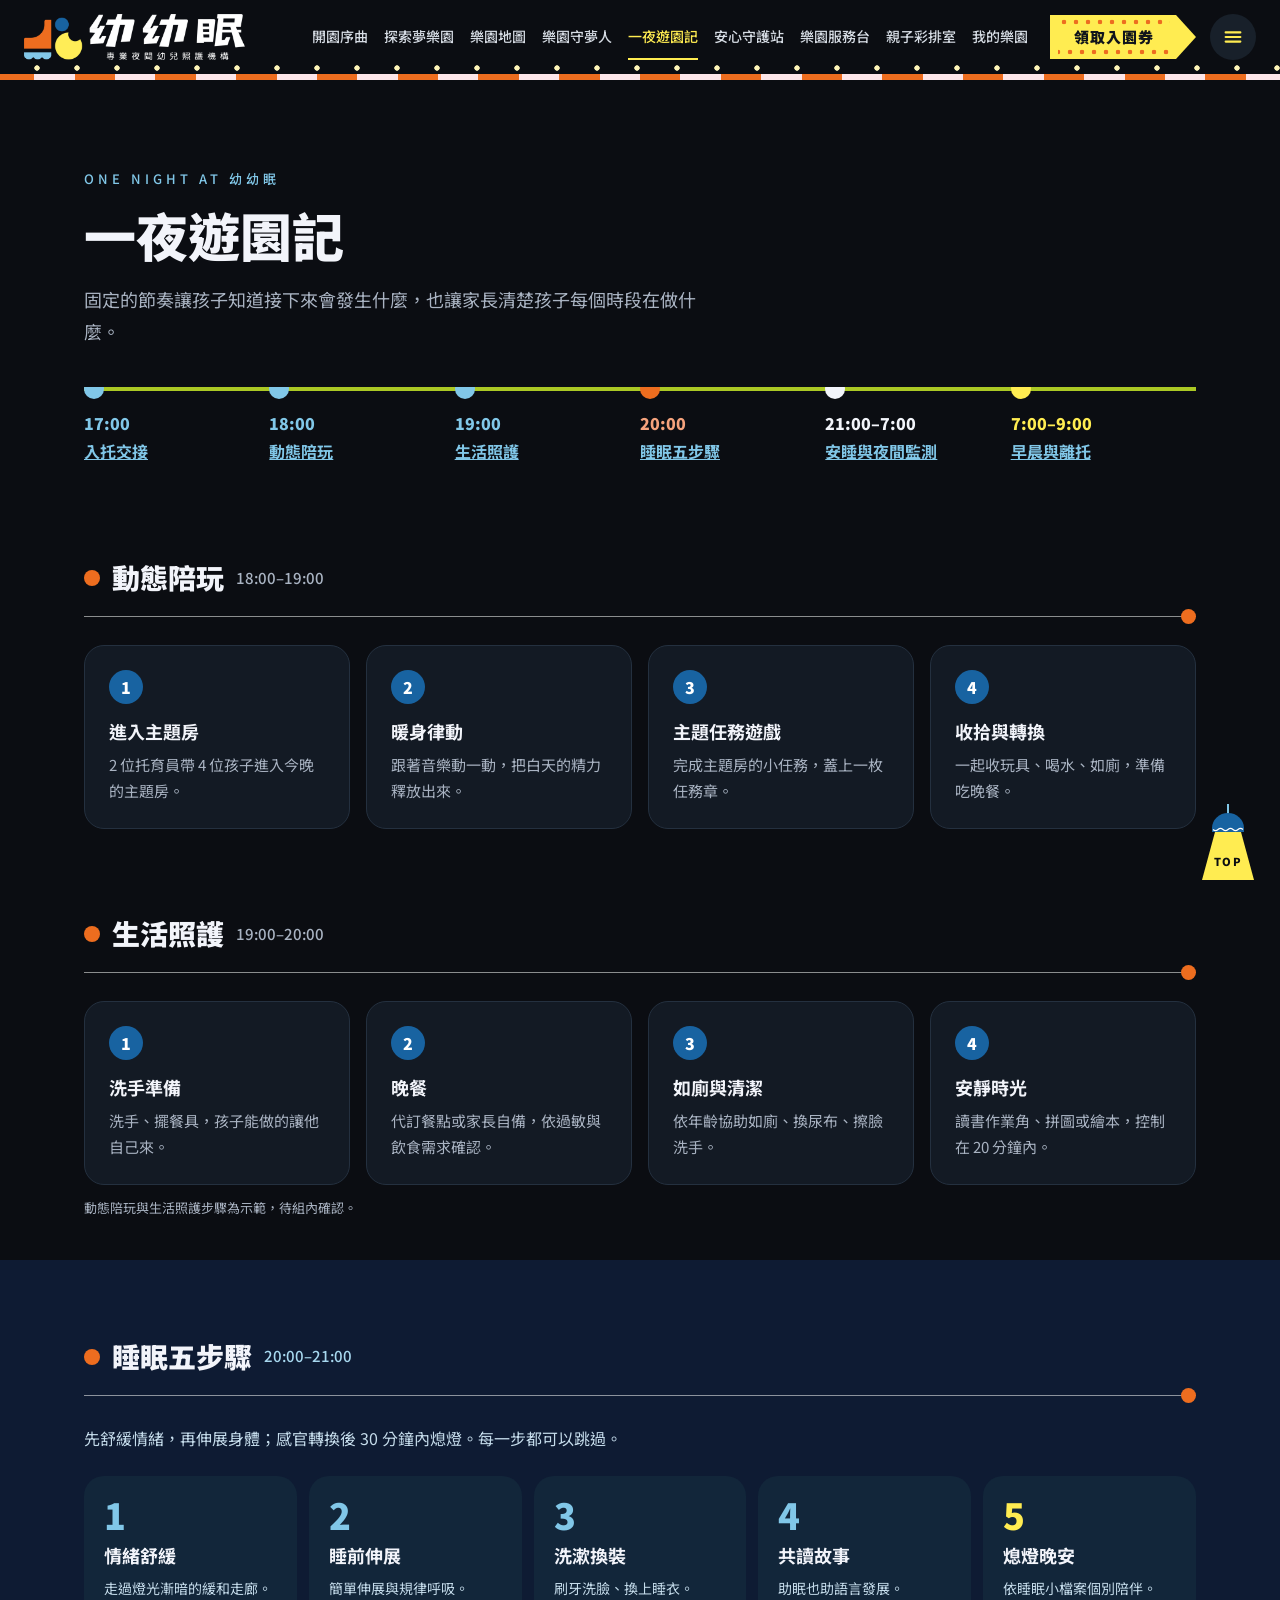
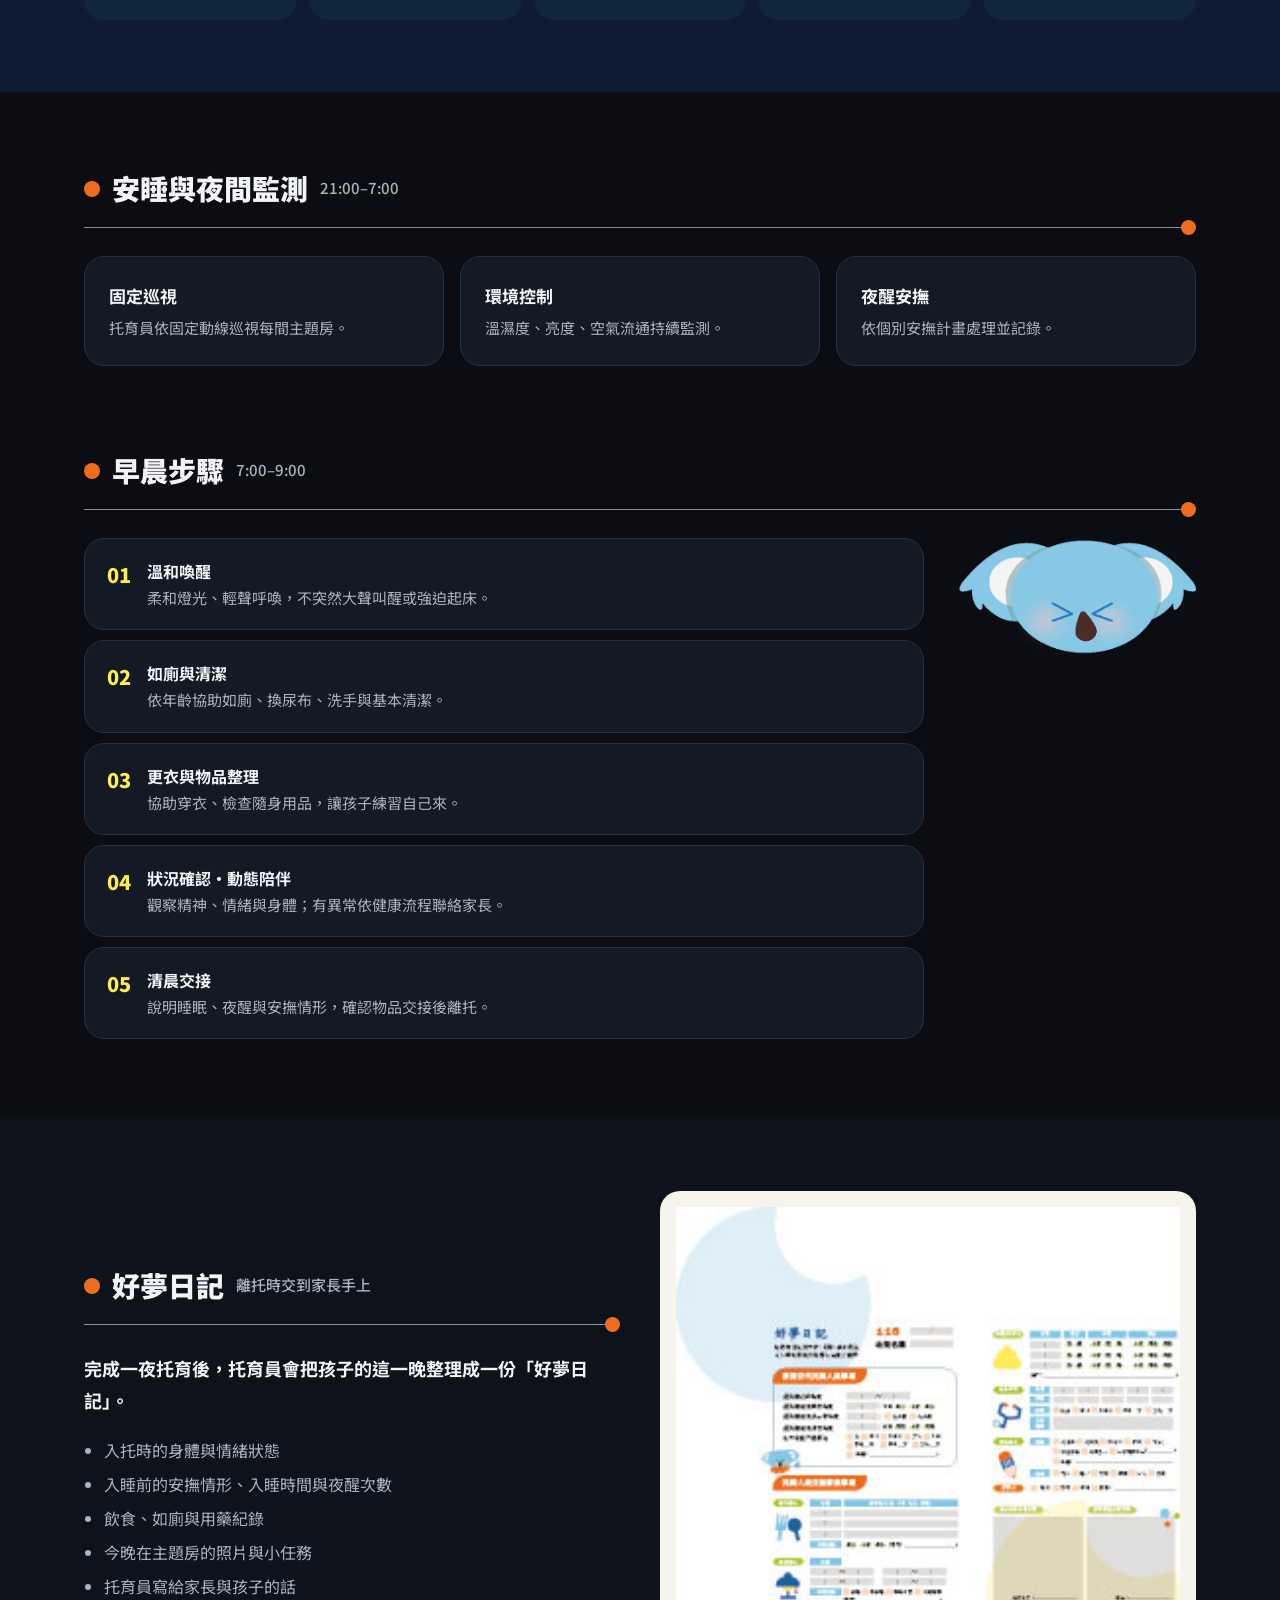
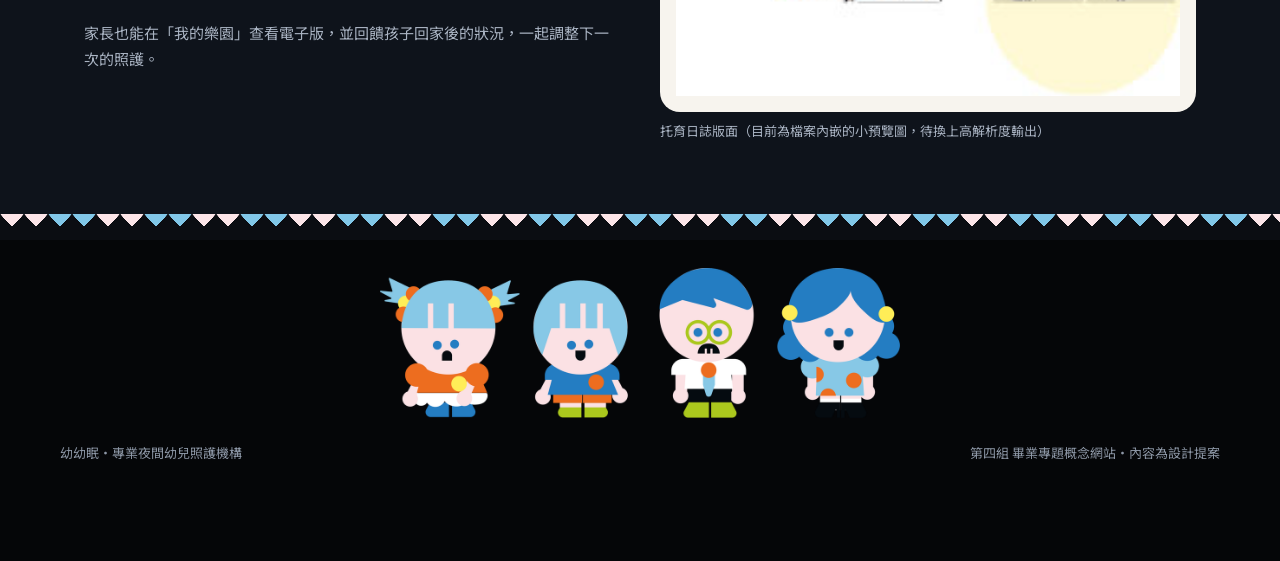
<file: Night.html>
<!doctype html>
<html lang="zh-Hant-TW">
<head>
<meta charset="utf-8">
<meta name="viewport" content="width=device-width, initial-scale=1, viewport-fit=cover">
<title>幼幼眠｜一夜遊園記</title>
<link rel="preconnect" href="https://fonts.googleapis.com">
<link rel="preconnect" href="https://fonts.gstatic.com" crossorigin>
<link href="https://fonts.googleapis.com/css2?family=Noto+Sans+TC:wght@400;500;700;900&amp;display=swap" rel="stylesheet">
<link rel="stylesheet" href="yym.css">
<style>
body{margin:0}
</style>
</head>
<body>
<div id="top" class="yym-root">
<div class="yym-curtain" aria-hidden="true"><div class="yym-drop"><div class="yym-panel yym-l"></div><div class="yym-panel yym-r"></div><div class="yym-valance"></div></div></div>
<div class="yym-spot" aria-hidden="true"></div>
<input type="checkbox" id="yym-menu" class="yym-menu-chk" aria-label="開啟選單">
<header class="yym-head"><div class="yym-head-in">
<a href="index.html" class="yym-logo" aria-label="回到幼幼眠首頁"><img src="assets/logo-white.png" alt="幼幼眠 專業夜間幼兒照護機構"></a>
<div style="display: flex; align-items: center; gap: 14px">
<nav aria-label="主選單" class="yym-nav"><a href="index.html">開園序曲</a><a href="World.html">探索夢樂園</a><a href="Space.html">樂園地圖</a><a href="Team.html">樂園守夢人</a><a href="Night.html" class="on">一夜遊園記</a><a href="Flow.html">安心守護站</a><a href="Contact.html">樂園服務台</a><a href="Talk.html">親子彩排室</a><a href="Member.html">我的樂園</a><a href="Booking.html" class="yym-marquee">領取入園券</a></nav>
<label for="yym-menu" class="yym-burger" aria-label="開啟選單"><svg width="22" height="22" viewBox="0 0 24 24" fill="none" stroke="currentColor" stroke-width="2.4" stroke-linecap="round" aria-hidden="true"><path d="M4 7h16M4 12h16M4 17h16"></path></svg></label>
</div></div><div class="yym-canopy" aria-hidden="true"></div></header>
<label for="yym-menu" class="yym-scrim" aria-label="關閉選單"></label>
<nav aria-label="樂園選單" class="yym-drawer"><label for="yym-menu" class="yym-drawer-close" aria-label="關閉選單">×</label><a href="index.html">開園序曲<small>理念</small></a><a href="World.html">探索夢樂園<small>世界觀</small></a><a href="Space.html">樂園地圖<small>場所</small></a><a href="Team.html">樂園守夢人<small>托育員</small></a><a href="Night.html" class="on">一夜遊園記<small>一夜流程</small></a><a href="Flow.html">安心守護站<small>接送與應變</small></a><a href="Contact.html">樂園服務台<small>聯絡資訊</small></a><a href="Talk.html">親子彩排室<small>親子溝通</small></a><a href="Member.html">我的樂園<small>會員專區</small></a><a href="Booking.html" class="yym-marquee">領取入園券</a></nav>

<section>
<div class="yym-wrap" style="padding-top: 88px; padding-bottom: 40px">
<p class="yym-label">ONE NIGHT AT 幼幼眠</p>
<h1 class="yym-h1">一夜遊園記</h1>
<p class="yym-muted" style="margin: 0 0 40px; font-size: 18px; max-width: 620px">固定的節奏讓孩子知道接下來會發生什麼，也讓家長清楚孩子每個時段在做什麼。</p>
<div style="overflow-x: auto; padding-bottom: 8px">
<ol style="list-style: none; margin: 0; padding: 0; display: grid; grid-template-columns: repeat(6, minmax(150px, 1fr)); min-width: 920px; border-top: 4px solid #ABC824">
<li style="padding: 18px 12px 0 0; position: relative"><span style="position: absolute; top: -12px; left: 0; width: 20px; height: 20px; border-radius: 50%; background: #81C7E8"></span><p style="margin: 0; font-weight: 900; color: #81C7E8">17:00</p><a href="Flow.html" style="font-weight: 700">入托交接</a></li>
<li style="padding: 18px 12px 0 0; position: relative"><span style="position: absolute; top: -12px; left: 0; width: 20px; height: 20px; border-radius: 50%; background: #81C7E8"></span><p style="margin: 0; font-weight: 900; color: #81C7E8">18:00</p><a href="#play" style="font-weight: 700">動態陪玩</a></li>
<li style="padding: 18px 12px 0 0; position: relative"><span style="position: absolute; top: -12px; left: 0; width: 20px; height: 20px; border-radius: 50%; background: #81C7E8"></span><p style="margin: 0; font-weight: 900; color: #81C7E8">19:00</p><a href="#care" style="font-weight: 700">生活照護</a></li>
<li style="padding: 18px 12px 0 0; position: relative"><span style="position: absolute; top: -12px; left: 0; width: 20px; height: 20px; border-radius: 50%; background: #ED6D1F"></span><p style="margin: 0; font-weight: 900; color: #F5A27C">20:00</p><a href="#sleep" style="font-weight: 700">睡眠五步驟</a></li>
<li style="padding: 18px 12px 0 0; position: relative"><span style="position: absolute; top: -12px; left: 0; width: 20px; height: 20px; border-radius: 50%; background: #F2F4FA"></span><p style="margin: 0; font-weight: 900; color: #F2F4FA">21:00–7:00</p><a href="#watch" style="font-weight: 700">安睡與夜間監測</a></li>
<li style="padding: 18px 12px 0 0; position: relative"><span style="position: absolute; top: -12px; left: 0; width: 20px; height: 20px; border-radius: 50%; background: #FFEC51"></span><p style="margin: 0; font-weight: 900; color: #FFEC51">7:00–9:00</p><a href="#morning" style="font-weight: 700">早晨與離托</a></li>
</ol>
</div>
</div>
</section>

<section id="play">
<div class="yym-wrap" style="padding-top: 40px; padding-bottom: 40px">
<h2 class="yym-h2">動態陪玩<span class="yym-muted" style="font-size: 15px; font-weight: 500">18:00–19:00</span></h2>
<ol style="list-style: none; margin: 0; padding: 0; display: grid; grid-template-columns: repeat(auto-fit, minmax(230px, 1fr)); gap: 16px">
<li class="yym-card"><span class="yym-num">1</span><h3 style="margin: 12px 0 4px; font-size: 18px">進入主題房</h3><p class="yym-muted" style="margin: 0; font-size: 15px">2 位托育員帶 4 位孩子進入今晚的主題房。</p></li>
<li class="yym-card"><span class="yym-num">2</span><h3 style="margin: 12px 0 4px; font-size: 18px">暖身律動</h3><p class="yym-muted" style="margin: 0; font-size: 15px">跟著音樂動一動，把白天的精力釋放出來。</p></li>
<li class="yym-card"><span class="yym-num">3</span><h3 style="margin: 12px 0 4px; font-size: 18px">主題任務遊戲</h3><p class="yym-muted" style="margin: 0; font-size: 15px">完成主題房的小任務，蓋上一枚任務章。</p></li>
<li class="yym-card"><span class="yym-num">4</span><h3 style="margin: 12px 0 4px; font-size: 18px">收拾與轉換</h3><p class="yym-muted" style="margin: 0; font-size: 15px">一起收玩具、喝水、如廁，準備吃晚餐。</p></li>
</ol>
</div>
</section>

<section id="care">
<div class="yym-wrap" style="padding-top: 40px; padding-bottom: 40px">
<h2 class="yym-h2">生活照護<span class="yym-muted" style="font-size: 15px; font-weight: 500">19:00–20:00</span></h2>
<ol style="list-style: none; margin: 0; padding: 0; display: grid; grid-template-columns: repeat(auto-fit, minmax(230px, 1fr)); gap: 16px">
<li class="yym-card"><span class="yym-num">1</span><h3 style="margin: 12px 0 4px; font-size: 18px">洗手準備</h3><p class="yym-muted" style="margin: 0; font-size: 15px">洗手、擺餐具，孩子能做的讓他自己來。</p></li>
<li class="yym-card"><span class="yym-num">2</span><h3 style="margin: 12px 0 4px; font-size: 18px">晚餐</h3><p class="yym-muted" style="margin: 0; font-size: 15px">代訂餐點或家長自備，依過敏與飲食需求確認。</p></li>
<li class="yym-card"><span class="yym-num">3</span><h3 style="margin: 12px 0 4px; font-size: 18px">如廁與清潔</h3><p class="yym-muted" style="margin: 0; font-size: 15px">依年齡協助如廁、換尿布、擦臉洗手。</p></li>
<li class="yym-card"><span class="yym-num">4</span><h3 style="margin: 12px 0 4px; font-size: 18px">安靜時光</h3><p class="yym-muted" style="margin: 0; font-size: 15px">讀書作業角、拼圖或繪本，控制在 20 分鐘內。</p></li>
</ol>
<p class="yym-muted" style="margin: 12px 0 0; font-size: 13px">動態陪玩與生活照護步驟為示範，待組內確認。</p>
</div>
</section>

<section id="sleep" style="background: #0E1B33">
<div class="yym-wrap" style="padding-top: 72px; padding-bottom: 72px">
<h2 class="yym-h2">睡眠五步驟<span style="font-size: 15px; font-weight: 500; color: #A7D8EF">20:00–21:00</span></h2>
<p style="margin: 0 0 24px; color: #C5DCEB">先舒緩情緒，再伸展身體；感官轉換後 30 分鐘內熄燈。每一步都可以跳過。</p>
<ol style="list-style: none; margin: 0; padding: 0; display: grid; grid-template-columns: repeat(auto-fit, minmax(180px, 1fr)); gap: 12px">
<li style="background: #12263A; border-radius: 20px; padding: 20px"><p style="margin: 0; font-size: 36px; font-weight: 900; color: #81C7E8; line-height: 1">1</p><h3 style="margin: 8px 0 4px; font-size: 18px">情緒舒緩</h3><p style="margin: 0; font-size: 14px; color: #C5DCEB">走過燈光漸暗的緩和走廊。</p></li>
<li style="background: #12263A; border-radius: 20px; padding: 20px"><p style="margin: 0; font-size: 36px; font-weight: 900; color: #81C7E8; line-height: 1">2</p><h3 style="margin: 8px 0 4px; font-size: 18px">睡前伸展</h3><p style="margin: 0; font-size: 14px; color: #C5DCEB">簡單伸展與規律呼吸。</p></li>
<li style="background: #12263A; border-radius: 20px; padding: 20px"><p style="margin: 0; font-size: 36px; font-weight: 900; color: #81C7E8; line-height: 1">3</p><h3 style="margin: 8px 0 4px; font-size: 18px">洗漱換裝</h3><p style="margin: 0; font-size: 14px; color: #C5DCEB">刷牙洗臉、換上睡衣。</p></li>
<li style="background: #12263A; border-radius: 20px; padding: 20px"><p style="margin: 0; font-size: 36px; font-weight: 900; color: #81C7E8; line-height: 1">4</p><h3 style="margin: 8px 0 4px; font-size: 18px">共讀故事</h3><p style="margin: 0; font-size: 14px; color: #C5DCEB">助眠也助語言發展。</p></li>
<li style="background: #12263A; border-radius: 20px; padding: 20px"><p style="margin: 0; font-size: 36px; font-weight: 900; color: #FFEC51; line-height: 1">5</p><h3 style="margin: 8px 0 4px; font-size: 18px">熄燈晚安</h3><p style="margin: 0; font-size: 14px; color: #C5DCEB">依睡眠小檔案個別陪伴。</p></li>
</ol>
</div>
</section>

<section id="watch">
<div class="yym-wrap" style="padding-top: 72px; padding-bottom: 40px">
<h2 class="yym-h2">安睡與夜間監測<span class="yym-muted" style="font-size: 15px; font-weight: 500">21:00–7:00</span></h2>
<div class="yym-grid">
<div class="yym-card"><h3 style="margin: 0 0 4px; font-size: 17px">固定巡視</h3><p class="yym-muted" style="margin: 0; font-size: 15px">托育員依固定動線巡視每間主題房。</p></div>
<div class="yym-card"><h3 style="margin: 0 0 4px; font-size: 17px">環境控制</h3><p class="yym-muted" style="margin: 0; font-size: 15px">溫濕度、亮度、空氣流通持續監測。</p></div>
<div class="yym-card"><h3 style="margin: 0 0 4px; font-size: 17px">夜醒安撫</h3><p class="yym-muted" style="margin: 0; font-size: 15px">依個別安撫計畫處理並記錄。</p></div>
</div>
</div>
</section>

<section id="morning">
<div class="yym-wrap" style="padding-top: 40px">
<h2 class="yym-h2">早晨步驟<span class="yym-muted" style="font-size: 15px; font-weight: 500">7:00–9:00</span></h2>
<div style="display: flex; flex-wrap: wrap; gap: 32px; align-items: flex-start">
<ol style="flex: 1 1 520px; min-width: 0; list-style: none; margin: 0; padding: 0; display: flex; flex-direction: column; gap: 10px">
<li class="yym-card" style="display: flex; gap: 16px; padding: 18px 22px"><span style="font-size: 20px; font-weight: 900; color: #FFEC51">01</span><div><p style="margin: 0; font-weight: 700">溫和喚醒</p><p class="yym-muted" style="margin: 0; font-size: 15px">柔和燈光、輕聲呼喚，不突然大聲叫醒或強迫起床。</p></div></li>
<li class="yym-card" style="display: flex; gap: 16px; padding: 18px 22px"><span style="font-size: 20px; font-weight: 900; color: #FFEC51">02</span><div><p style="margin: 0; font-weight: 700">如廁與清潔</p><p class="yym-muted" style="margin: 0; font-size: 15px">依年齡協助如廁、換尿布、洗手與基本清潔。</p></div></li>
<li class="yym-card" style="display: flex; gap: 16px; padding: 18px 22px"><span style="font-size: 20px; font-weight: 900; color: #FFEC51">03</span><div><p style="margin: 0; font-weight: 700">更衣與物品整理</p><p class="yym-muted" style="margin: 0; font-size: 15px">協助穿衣、檢查隨身用品，讓孩子練習自己來。</p></div></li>
<li class="yym-card" style="display: flex; gap: 16px; padding: 18px 22px"><span style="font-size: 20px; font-weight: 900; color: #FFEC51">04</span><div><p style="margin: 0; font-weight: 700">狀況確認・動態陪伴</p><p class="yym-muted" style="margin: 0; font-size: 15px">觀察精神、情緒與身體；有異常依健康流程聯絡家長。</p></div></li>
<li class="yym-card" style="display: flex; gap: 16px; padding: 18px 22px"><span style="font-size: 20px; font-weight: 900; color: #FFEC51">05</span><div><p style="margin: 0; font-weight: 700">清晨交接</p><p class="yym-muted" style="margin: 0; font-size: 15px">說明睡眠、夜醒與安撫情形，確認物品交接後離托。</p></div></li>
</ol>
<img src="assets/koala-happy.png" alt="" style="flex: 0 1 240px; width: 240px; max-width: 100%; height: auto">
</div>
</div>
</section>

<section id="diary" style="background: #0E131B">
<div class="yym-wrap" style="padding-top: 72px; padding-bottom: 72px; display: flex; flex-wrap: wrap; gap: 40px; align-items: center">
<div style="flex: 1 1 420px; min-width: 0">
<h2 class="yym-h2">好夢日記<span class="yym-muted" style="font-size: 15px; font-weight: 500">離托時交到家長手上</span></h2>
<p style="margin: 0 0 20px; font-size: 18px; font-weight: 700">完成一夜托育後，托育員會把孩子的這一晚整理成一份「好夢日記」。</p>
<ul class="yym-muted" style="margin: 0 0 20px; padding-left: 20px; display: flex; flex-direction: column; gap: 6px">
<li>入托時的身體與情緒狀態</li>
<li>入睡前的安撫情形、入睡時間與夜醒次數</li>
<li>飲食、如廁與用藥紀錄</li>
<li>今晚在主題房的照片與小任務</li>
<li>托育員寫給家長與孩子的話</li>
</ul>
<p class="yym-muted" style="margin: 0; font-size: 15px">家長也能在「我的樂園」查看電子版，並回饋孩子回家後的狀況，一起調整下一次的照護。</p>
</div>
<figure style="flex: 1 1 420px; min-width: 0; margin: 0">
<div style="background: #F7F4EE; border-radius: 20px; padding: 16px; display: flex; justify-content: center">
<img src="assets/diary-thumb0.jpg" alt="好夢日記版面：入托狀態、安撫與睡眠紀錄、飲食如廁、照片與留言區" style="width: 100%; max-width: 520px; height: auto; image-rendering: auto">
</div>
<figcaption class="yym-muted" style="margin-top: 8px; font-size: 13px">托育日誌版面（目前為檔案內嵌的小預覽圖，待換上高解析度輸出）</figcaption>
</figure>
</div>
</section>

<footer class="yym-foot"><div class="yym-foot-in"><p style="margin: 0">幼幼眠・專業夜間幼兒照護機構</p><p style="margin: 0">第四組 畢業專題概念網站・內容為設計提案</p></div></footer>
<a href="#top" class="yym-top" aria-label="回到頂部"><svg width="60" height="76" viewBox="0 0 60 76" aria-hidden="true"><rect x="29" y="0" width="2" height="10" fill="#81C7E8"></rect><path d="M14 24 A16 15 0 0 1 46 24 Z" fill="#1863A1"></path><rect x="14" y="23" width="32" height="5" fill="#1863A1"></rect><path d="M15 25.5 q2.5 2.2 5 0 t5 0 t5 0 t5 0 t5 0 t5 0" stroke="#FFFFFF" stroke-width="1.2" fill="none"></path><path class="beam" d="M17 28 L43 28 L56 76 L4 76 Z" fill="#FFEC51"></path><text x="30" y="62" text-anchor="middle" font-size="11" font-weight="900" letter-spacing="1.5" fill="#0B0D12">TOP</text></svg></a>
</div>
<script>
(function(){function hh(){var h=document.querySelector(".yym-head");if(h)document.documentElement.style.setProperty("--hh",h.offsetHeight+"px");}hh();window.addEventListener("resize",hh);window.addEventListener("mousemove",function(e){var r=document.documentElement;r.style.setProperty("--mx",e.clientX+"px");r.style.setProperty("--my",e.clientY+"px");});})();
</script>
</body>
</html>
</file>
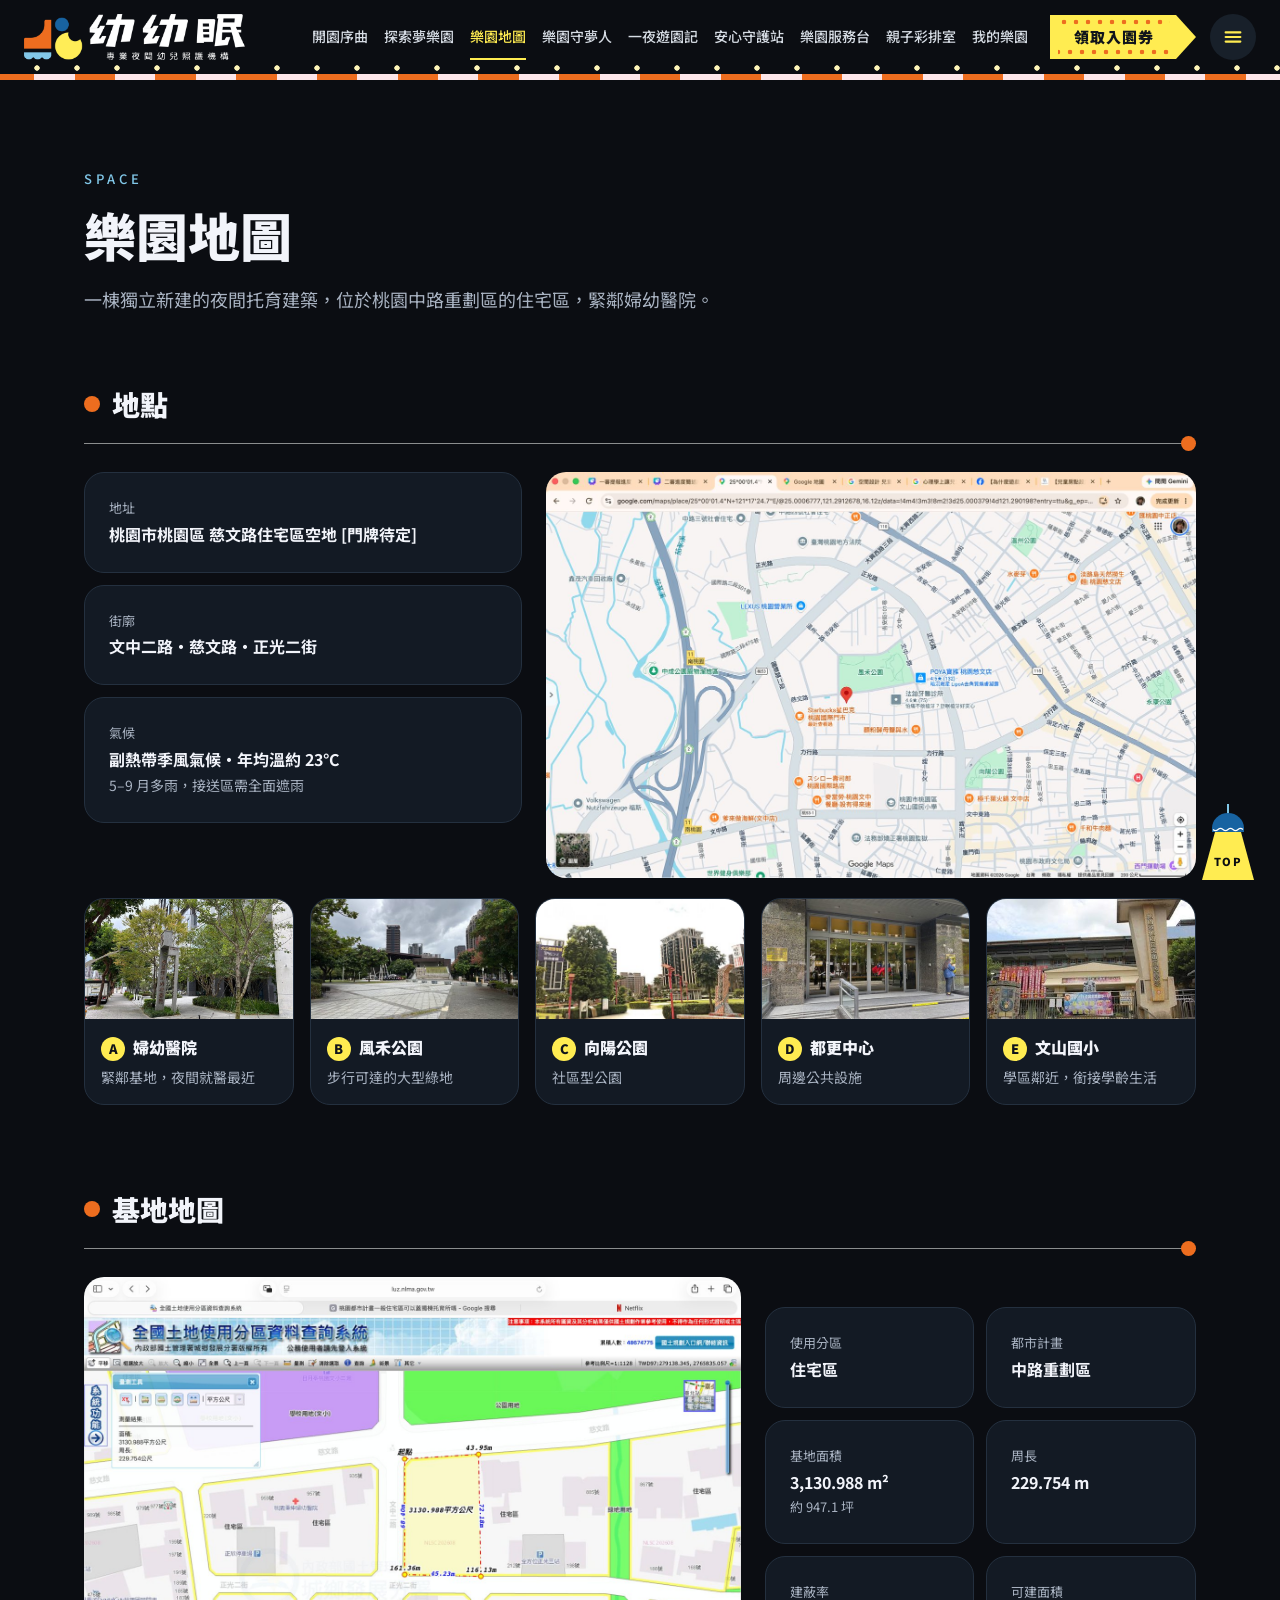
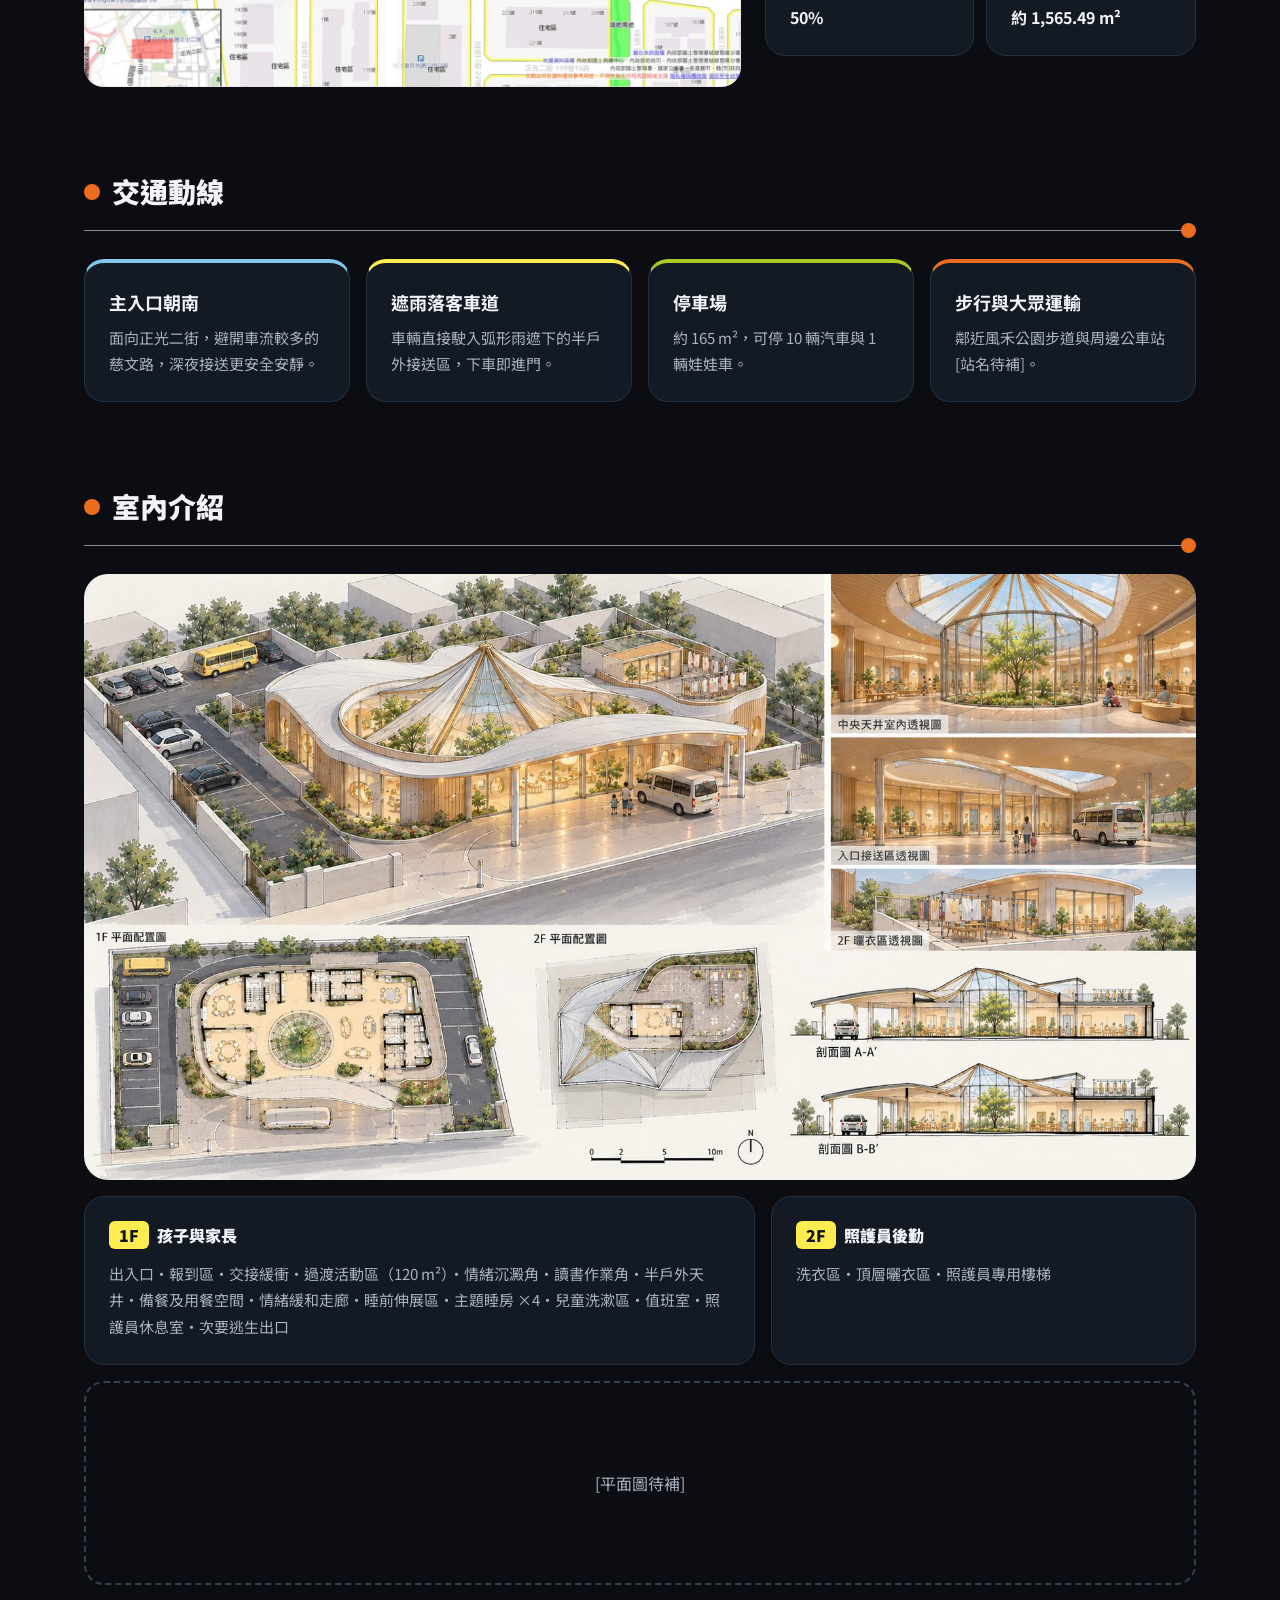
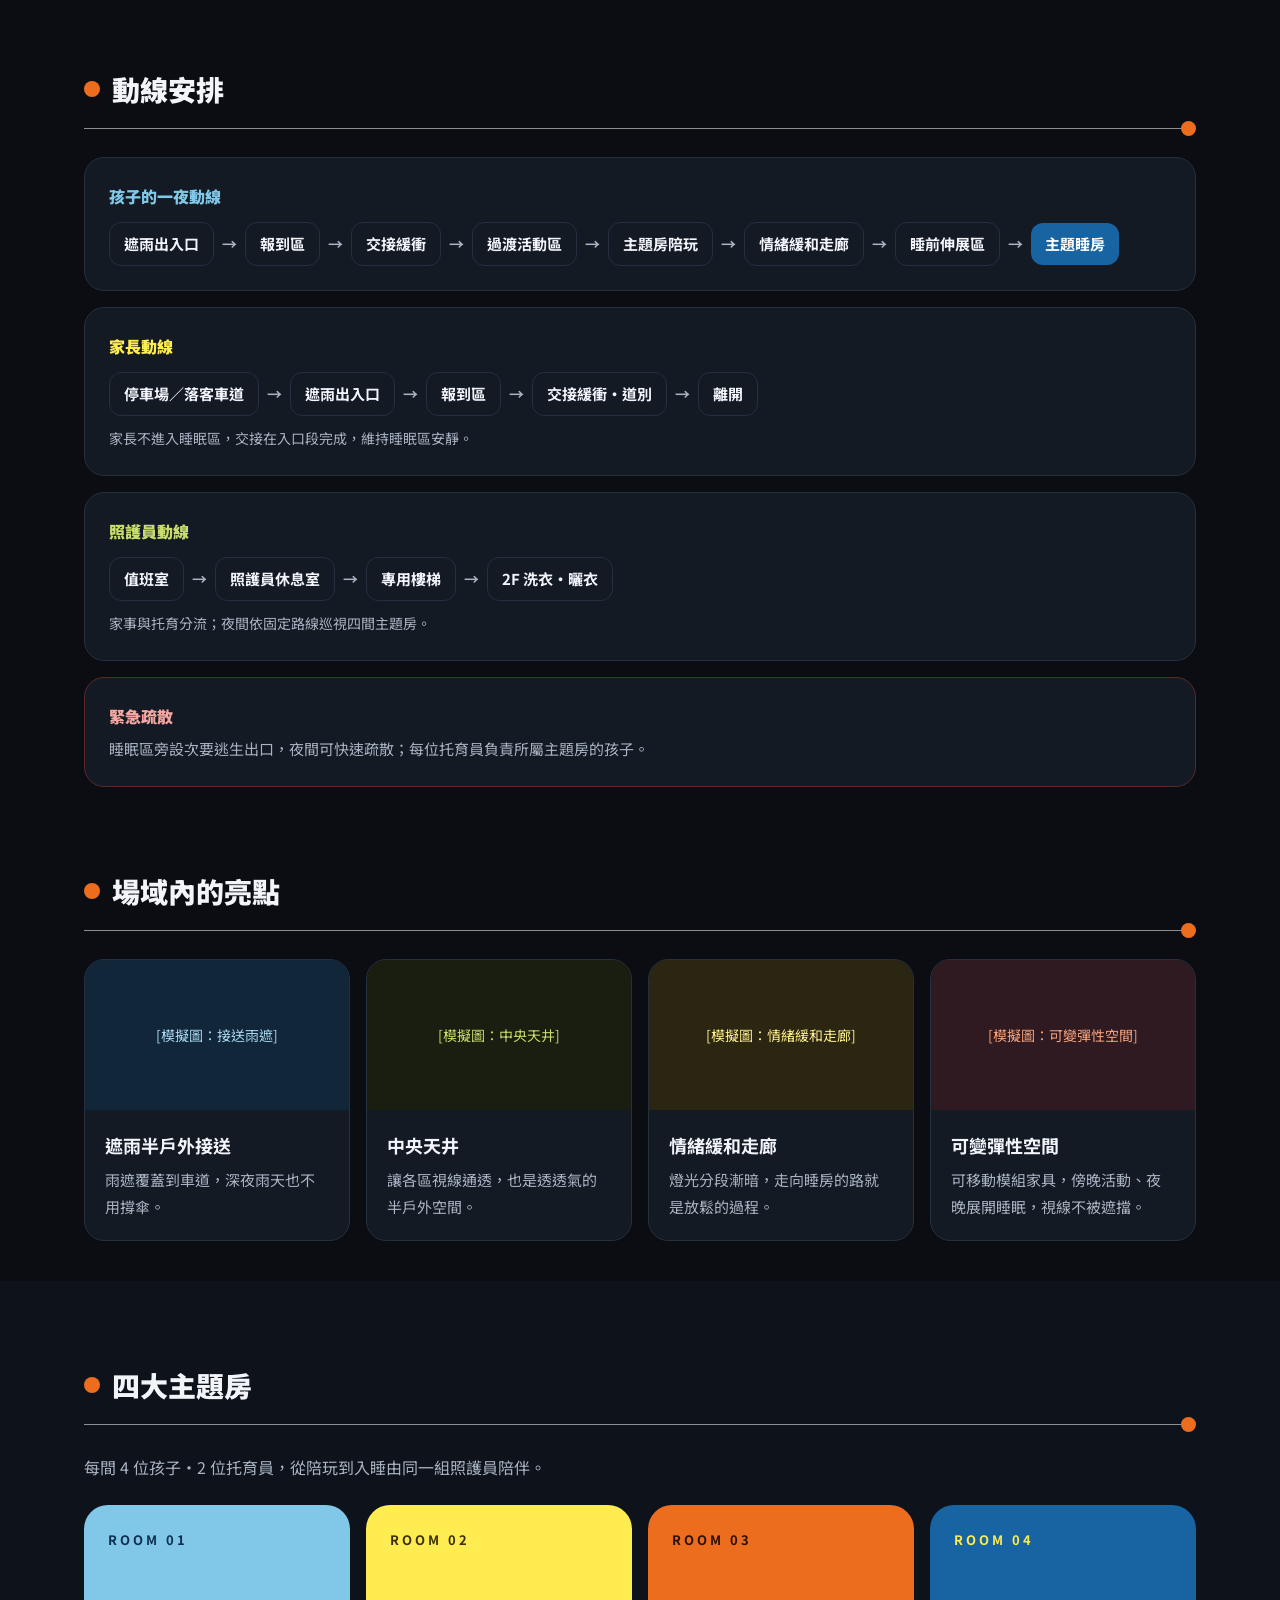
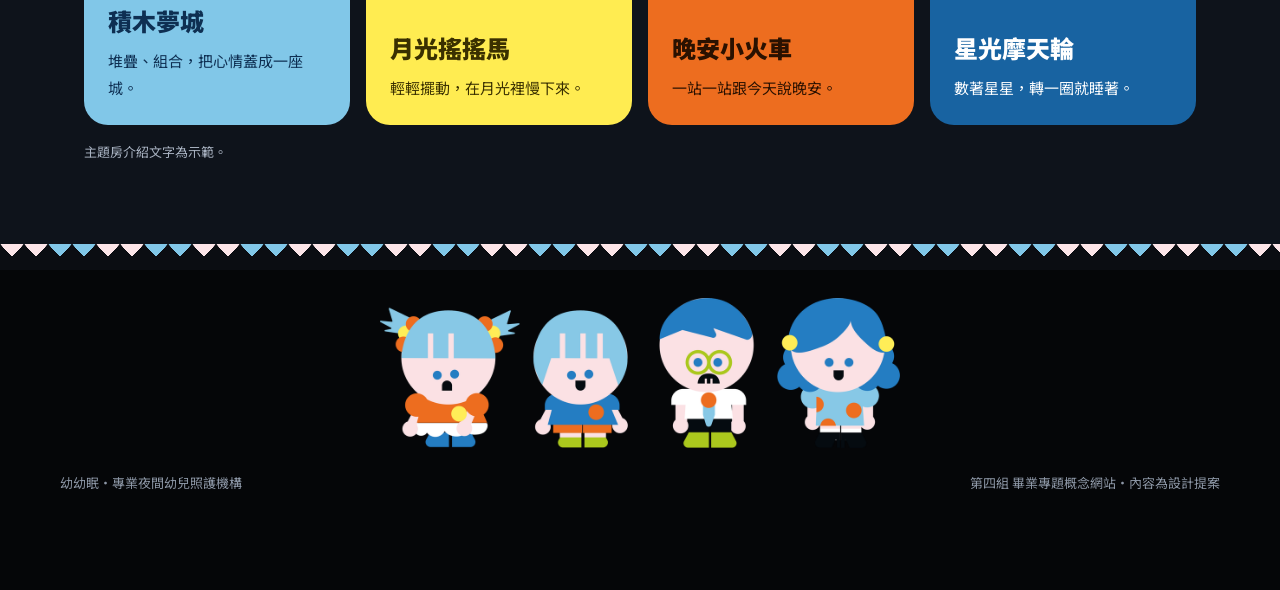
<file: Space.html>
<!doctype html>
<html lang="zh-Hant-TW">
<head>
<meta charset="utf-8">
<meta name="viewport" content="width=device-width, initial-scale=1, viewport-fit=cover">
<title>幼幼眠｜樂園地圖</title>
<link rel="preconnect" href="https://fonts.googleapis.com">
<link rel="preconnect" href="https://fonts.gstatic.com" crossorigin>
<link href="https://fonts.googleapis.com/css2?family=Noto+Sans+TC:wght@400;500;700;900&amp;display=swap" rel="stylesheet">
<link rel="stylesheet" href="yym.css">
<style>
body{margin:0}
</style>
</head>
<body>
<div id="top" class="yym-root">
<div class="yym-curtain" aria-hidden="true"><div class="yym-drop"><div class="yym-panel yym-l"></div><div class="yym-panel yym-r"></div><div class="yym-valance"></div></div></div>
<div class="yym-spot" aria-hidden="true"></div>
<input type="checkbox" id="yym-menu" class="yym-menu-chk" aria-label="開啟選單">
<header class="yym-head"><div class="yym-head-in">
<a href="index.html" class="yym-logo" aria-label="回到幼幼眠首頁"><img src="assets/logo-white.png" alt="幼幼眠 專業夜間幼兒照護機構"></a>
<div style="display: flex; align-items: center; gap: 14px">
<nav aria-label="主選單" class="yym-nav"><a href="index.html">開園序曲</a><a href="World.html">探索夢樂園</a><a href="Space.html" class="on">樂園地圖</a><a href="Team.html">樂園守夢人</a><a href="Night.html">一夜遊園記</a><a href="Flow.html">安心守護站</a><a href="Contact.html">樂園服務台</a><a href="Talk.html">親子彩排室</a><a href="Member.html">我的樂園</a><a href="Booking.html" class="yym-marquee">領取入園券</a></nav>
<label for="yym-menu" class="yym-burger" aria-label="開啟選單"><svg width="22" height="22" viewBox="0 0 24 24" fill="none" stroke="currentColor" stroke-width="2.4" stroke-linecap="round" aria-hidden="true"><path d="M4 7h16M4 12h16M4 17h16"></path></svg></label>
</div></div><div class="yym-canopy" aria-hidden="true"></div></header>
<label for="yym-menu" class="yym-scrim" aria-label="關閉選單"></label>
<nav aria-label="樂園選單" class="yym-drawer"><label for="yym-menu" class="yym-drawer-close" aria-label="關閉選單">×</label><a href="index.html">開園序曲<small>理念</small></a><a href="World.html">探索夢樂園<small>世界觀</small></a><a href="Space.html" class="on">樂園地圖<small>場所</small></a><a href="Team.html">樂園守夢人<small>托育員</small></a><a href="Night.html">一夜遊園記<small>一夜流程</small></a><a href="Flow.html">安心守護站<small>接送與應變</small></a><a href="Contact.html">樂園服務台<small>聯絡資訊</small></a><a href="Talk.html">親子彩排室<small>親子溝通</small></a><a href="Member.html">我的樂園<small>會員專區</small></a><a href="Booking.html" class="yym-marquee">領取入園券</a></nav>

<section>
<div class="yym-wrap" style="padding-top: 88px; padding-bottom: 40px">
<p class="yym-label">SPACE</p>
<h1 class="yym-h1">樂園地圖</h1>
<p class="yym-muted" style="margin: 0; font-size: 18px; max-width: 640px">一棟獨立新建的夜間托育建築，位於桃園中路重劃區的住宅區，緊鄰婦幼醫院。</p>
</div>
</section>

<section id="location">
<div class="yym-wrap" style="padding-top: 24px; padding-bottom: 40px">
<h2 class="yym-h2">地點</h2>
<div style="display: flex; flex-wrap: wrap; gap: 24px; align-items: flex-start; margin-bottom: 20px">
<div style="flex: 1 1 320px; min-width: 0; display: flex; flex-direction: column; gap: 12px">
<div class="yym-card"><p class="yym-muted" style="margin: 0; font-size: 13px">地址</p><p style="margin: 0; font-weight: 700">桃園市桃園區 慈文路住宅區空地 [門牌待定]</p></div>
<div class="yym-card"><p class="yym-muted" style="margin: 0; font-size: 13px">街廓</p><p style="margin: 0; font-weight: 700">文中二路・慈文路・正光二街</p></div>
<div class="yym-card"><p class="yym-muted" style="margin: 0; font-size: 13px">氣候</p><p style="margin: 0; font-weight: 700">副熱帶季風氣候・年均溫約 23°C</p><p class="yym-muted" style="margin: 0; font-size: 14px">5–9 月多雨，接送區需全面遮雨</p></div>
</div>
<img src="assets/area-map.jpg" alt="基地周邊地圖：A 婦幼醫院、B 風禾公園、C 向陽公園、D 都更中心、E 文山國小" style="flex: 1.6 1 460px; min-width: 0; height: auto; border-radius: 20px">
</div>
<div class="yym-grid" style="grid-template-columns: repeat(auto-fit, minmax(190px, 1fr))"><div class="yym-card" style="padding: 0; overflow: hidden"><img src="assets/near-hospital.jpg" alt="婦幼醫院街景" style="display: block; width: 100%; height: 120px; object-fit: cover"><div style="padding: 14px 16px"><p style="margin: 0; font-weight: 900"><span style="display: inline-flex; width: 24px; height: 24px; border-radius: 50%; background: #FFEC51; color: #10141B; font-size: 13px; align-items: center; justify-content: center; margin-right: 8px">A</span>婦幼醫院</p><p class="yym-muted" style="margin: 4px 0 0; font-size: 14px">緊鄰基地，夜間就醫最近</p></div></div><div class="yym-card" style="padding: 0; overflow: hidden"><img src="assets/near-park1.jpg" alt="風禾公園街景" style="display: block; width: 100%; height: 120px; object-fit: cover"><div style="padding: 14px 16px"><p style="margin: 0; font-weight: 900"><span style="display: inline-flex; width: 24px; height: 24px; border-radius: 50%; background: #FFEC51; color: #10141B; font-size: 13px; align-items: center; justify-content: center; margin-right: 8px">B</span>風禾公園</p><p class="yym-muted" style="margin: 4px 0 0; font-size: 14px">步行可達的大型綠地</p></div></div><div class="yym-card" style="padding: 0; overflow: hidden"><img src="assets/near-park2.jpg" alt="向陽公園街景" style="display: block; width: 100%; height: 120px; object-fit: cover"><div style="padding: 14px 16px"><p style="margin: 0; font-weight: 900"><span style="display: inline-flex; width: 24px; height: 24px; border-radius: 50%; background: #FFEC51; color: #10141B; font-size: 13px; align-items: center; justify-content: center; margin-right: 8px">C</span>向陽公園</p><p class="yym-muted" style="margin: 4px 0 0; font-size: 14px">社區型公園</p></div></div><div class="yym-card" style="padding: 0; overflow: hidden"><img src="assets/near-urban.jpg" alt="都更中心街景" style="display: block; width: 100%; height: 120px; object-fit: cover"><div style="padding: 14px 16px"><p style="margin: 0; font-weight: 900"><span style="display: inline-flex; width: 24px; height: 24px; border-radius: 50%; background: #FFEC51; color: #10141B; font-size: 13px; align-items: center; justify-content: center; margin-right: 8px">D</span>都更中心</p><p class="yym-muted" style="margin: 4px 0 0; font-size: 14px">周邊公共設施</p></div></div><div class="yym-card" style="padding: 0; overflow: hidden"><img src="assets/near-school.jpg" alt="文山國小街景" style="display: block; width: 100%; height: 120px; object-fit: cover"><div style="padding: 14px 16px"><p style="margin: 0; font-weight: 900"><span style="display: inline-flex; width: 24px; height: 24px; border-radius: 50%; background: #FFEC51; color: #10141B; font-size: 13px; align-items: center; justify-content: center; margin-right: 8px">E</span>文山國小</p><p class="yym-muted" style="margin: 4px 0 0; font-size: 14px">學區鄰近，銜接學齡生活</p></div></div></div>
</div>
</section>

<section id="site">
<div class="yym-wrap" style="padding-top: 40px; padding-bottom: 40px">
<h2 class="yym-h2">基地地圖</h2>
<div style="display: flex; flex-wrap: wrap; gap: 24px; align-items: center">
<img src="assets/site-map.jpg" alt="基地範圍圖：慈文路住宅區空地，面積 3,130.988 平方公尺" style="flex: 1.5 1 460px; min-width: 0; height: auto; border-radius: 20px">
<div style="flex: 1 1 300px; min-width: 0; display: grid; grid-template-columns: repeat(2, minmax(0, 1fr)); gap: 12px">
<div class="yym-card"><p class="yym-muted" style="margin: 0; font-size: 13px">使用分區</p><p style="margin: 0; font-weight: 700">住宅區</p></div>
<div class="yym-card"><p class="yym-muted" style="margin: 0; font-size: 13px">都市計畫</p><p style="margin: 0; font-weight: 700">中路重劃區</p></div>
<div class="yym-card"><p class="yym-muted" style="margin: 0; font-size: 13px">基地面積</p><p style="margin: 0; font-weight: 700">3,130.988 m²</p><p class="yym-muted" style="margin: 0; font-size: 13px">約 947.1 坪</p></div>
<div class="yym-card"><p class="yym-muted" style="margin: 0; font-size: 13px">周長</p><p style="margin: 0; font-weight: 700">229.754 m</p></div>
<div class="yym-card"><p class="yym-muted" style="margin: 0; font-size: 13px">建蔽率</p><p style="margin: 0; font-weight: 700">50%</p></div>
<div class="yym-card"><p class="yym-muted" style="margin: 0; font-size: 13px">可建面積</p><p style="margin: 0; font-weight: 700">約 1,565.49 m²</p></div>
</div>
</div>
</div>
</section>

<section id="access">
<div class="yym-wrap" style="padding-top: 40px; padding-bottom: 40px">
<h2 class="yym-h2">交通動線</h2>
<div class="yym-grid">
<div class="yym-card" style="border-top: 4px solid #81C7E8"><h3 style="margin: 0 0 6px; font-size: 18px">主入口朝南</h3><p class="yym-muted" style="margin: 0; font-size: 15px">面向正光二街，避開車流較多的慈文路，深夜接送更安全安靜。</p></div>
<div class="yym-card" style="border-top: 4px solid #FFEC51"><h3 style="margin: 0 0 6px; font-size: 18px">遮雨落客車道</h3><p class="yym-muted" style="margin: 0; font-size: 15px">車輛直接駛入弧形雨遮下的半戶外接送區，下車即進門。</p></div>
<div class="yym-card" style="border-top: 4px solid #ABC824"><h3 style="margin: 0 0 6px; font-size: 18px">停車場</h3><p class="yym-muted" style="margin: 0; font-size: 15px">約 165 m²，可停 10 輛汽車與 1 輛娃娃車。</p></div>
<div class="yym-card" style="border-top: 4px solid #ED6D1F"><h3 style="margin: 0 0 6px; font-size: 18px">步行與大眾運輸</h3><p class="yym-muted" style="margin: 0; font-size: 15px">鄰近風禾公園步道與周邊公車站 [站名待補]。</p></div>
</div>
</div>
</section>

<section id="indoor">
<div class="yym-wrap" style="padding-top: 40px; padding-bottom: 40px">
<h2 class="yym-h2">室內介紹</h2>
<img src="assets/building.jpg" alt="幼幼眠建築外觀示意：弧形雨遮下的半戶外接送區、中央天井與停車場" style="width: 100%; height: auto; display: block; border-radius: 24px; margin-bottom: 16px">
<div style="display: flex; flex-wrap: wrap; gap: 16px">
<div class="yym-card" style="flex: 1.4 1 440px; min-width: 0">
<p style="margin: 0 0 12px; font-weight: 900"><span style="background: #FFEC51; color: #10141B; padding: 2px 10px; border-radius: 6px; margin-right: 8px">1F</span>孩子與家長</p>
<p class="yym-muted" style="margin: 0; font-size: 15px">出入口・報到區・交接緩衝・過渡活動區（120 m²）・情緒沉澱角・讀書作業角・半戶外天井・備餐及用餐空間・情緒緩和走廊・睡前伸展區・主題睡房 ×4・兒童洗漱區・值班室・照護員休息室・次要逃生出口</p>
</div>
<div class="yym-card" style="flex: 1 1 260px; min-width: 0">
<p style="margin: 0 0 12px; font-weight: 900"><span style="background: #FFEC51; color: #10141B; padding: 2px 10px; border-radius: 6px; margin-right: 8px">2F</span>照護員後勤</p>
<p class="yym-muted" style="margin: 0; font-size: 15px">洗衣區・頂層曬衣區・照護員專用樓梯</p>
</div>
<div style="flex: 1 1 100%; min-height: 200px; border: 2px dashed #33414F; border-radius: 20px; display: flex; align-items: center; justify-content: center; color: #A9B3C2">[平面圖待補]</div>
</div>
</div>
</section>

<section id="routes">
<div class="yym-wrap" style="padding-top: 40px; padding-bottom: 40px">
<h2 class="yym-h2">動線安排</h2>
<div style="display: flex; flex-direction: column; gap: 16px">
<div class="yym-card"><p style="margin: 0 0 12px; font-weight: 900; color: #81C7E8">孩子的一夜動線</p><ol style="list-style: none; margin: 0; padding: 0; display: flex; flex-wrap: wrap; gap: 8px; align-items: center; font-weight: 700; font-size: 15px"><li style="background: #131A24; border: 1px solid #24303F; padding: 8px 14px; border-radius: 12px">遮雨出入口</li><li aria-hidden="true" class="yym-muted">→</li><li style="background: #131A24; border: 1px solid #24303F; padding: 8px 14px; border-radius: 12px">報到區</li><li aria-hidden="true" class="yym-muted">→</li><li style="background: #131A24; border: 1px solid #24303F; padding: 8px 14px; border-radius: 12px">交接緩衝</li><li aria-hidden="true" class="yym-muted">→</li><li style="background: #131A24; border: 1px solid #24303F; padding: 8px 14px; border-radius: 12px">過渡活動區</li><li aria-hidden="true" class="yym-muted">→</li><li style="background: #131A24; border: 1px solid #24303F; padding: 8px 14px; border-radius: 12px">主題房陪玩</li><li aria-hidden="true" class="yym-muted">→</li><li style="background: #131A24; border: 1px solid #24303F; padding: 8px 14px; border-radius: 12px">情緒緩和走廊</li><li aria-hidden="true" class="yym-muted">→</li><li style="background: #131A24; border: 1px solid #24303F; padding: 8px 14px; border-radius: 12px">睡前伸展區</li><li aria-hidden="true" class="yym-muted">→</li><li style="background: #1863A1; color: #FFFFFF; padding: 8px 14px; border-radius: 12px">主題睡房</li></ol></div>
<div class="yym-card"><p style="margin: 0 0 12px; font-weight: 900; color: #FFEC51">家長動線</p><ol style="list-style: none; margin: 0; padding: 0; display: flex; flex-wrap: wrap; gap: 8px; align-items: center; font-weight: 700; font-size: 15px"><li style="background: #131A24; border: 1px solid #24303F; padding: 8px 14px; border-radius: 12px">停車場／落客車道</li><li aria-hidden="true" class="yym-muted">→</li><li style="background: #131A24; border: 1px solid #24303F; padding: 8px 14px; border-radius: 12px">遮雨出入口</li><li aria-hidden="true" class="yym-muted">→</li><li style="background: #131A24; border: 1px solid #24303F; padding: 8px 14px; border-radius: 12px">報到區</li><li aria-hidden="true" class="yym-muted">→</li><li style="background: #131A24; border: 1px solid #24303F; padding: 8px 14px; border-radius: 12px">交接緩衝・道別</li><li aria-hidden="true" class="yym-muted">→</li><li style="background: #131A24; border: 1px solid #24303F; padding: 8px 14px; border-radius: 12px">離開</li></ol><p class="yym-muted" style="margin: 10px 0 0; font-size: 14px">家長不進入睡眠區，交接在入口段完成，維持睡眠區安靜。</p></div>
<div class="yym-card"><p style="margin: 0 0 12px; font-weight: 900; color: #C9DD6B">照護員動線</p><ol style="list-style: none; margin: 0; padding: 0; display: flex; flex-wrap: wrap; gap: 8px; align-items: center; font-weight: 700; font-size: 15px"><li style="background: #131A24; border: 1px solid #24303F; padding: 8px 14px; border-radius: 12px">值班室</li><li aria-hidden="true" class="yym-muted">→</li><li style="background: #131A24; border: 1px solid #24303F; padding: 8px 14px; border-radius: 12px">照護員休息室</li><li aria-hidden="true" class="yym-muted">→</li><li style="background: #131A24; border: 1px solid #24303F; padding: 8px 14px; border-radius: 12px">專用樓梯</li><li aria-hidden="true" class="yym-muted">→</li><li style="background: #131A24; border: 1px solid #24303F; padding: 8px 14px; border-radius: 12px">2F 洗衣・曬衣</li></ol><p class="yym-muted" style="margin: 10px 0 0; font-size: 14px">家事與托育分流；夜間依固定路線巡視四間主題房。</p></div>
<div class="yym-card" style="border: 1px solid #5A2A2A"><p style="margin: 0 0 6px; font-weight: 900; color: #F4A7A0">緊急疏散</p><p class="yym-muted" style="margin: 0; font-size: 15px">睡眠區旁設次要逃生出口，夜間可快速疏散；每位托育員負責所屬主題房的孩子。</p></div>
</div>
</div>
</section>

<section id="highlight">
<div class="yym-wrap" style="padding-top: 40px; padding-bottom: 40px">
<h2 class="yym-h2">場域內的亮點</h2>
<div class="yym-grid">
<div class="yym-card" style="padding: 0; overflow: hidden"><div style="height: 150px; background: #12263A; display: flex; align-items: center; justify-content: center; color: #A7D8EF; font-size: 14px">[模擬圖：接送雨遮]</div><div style="padding: 20px"><h3 style="margin: 0 0 6px; font-size: 18px">遮雨半戶外接送</h3><p class="yym-muted" style="margin: 0; font-size: 15px">雨遮覆蓋到車道，深夜雨天也不用撐傘。</p></div></div>
<div class="yym-card" style="padding: 0; overflow: hidden"><div style="height: 150px; background: #1A1E10; display: flex; align-items: center; justify-content: center; color: #C9DD6B; font-size: 14px">[模擬圖：中央天井]</div><div style="padding: 20px"><h3 style="margin: 0 0 6px; font-size: 18px">中央天井</h3><p class="yym-muted" style="margin: 0; font-size: 15px">讓各區視線通透，也是透透氣的半戶外空間。</p></div></div>
<div class="yym-card" style="padding: 0; overflow: hidden"><div style="height: 150px; background: #2B2612; display: flex; align-items: center; justify-content: center; color: #FFF08A; font-size: 14px">[模擬圖：情緒緩和走廊]</div><div style="padding: 20px"><h3 style="margin: 0 0 6px; font-size: 18px">情緒緩和走廊</h3><p class="yym-muted" style="margin: 0; font-size: 15px">燈光分段漸暗，走向睡房的路就是放鬆的過程。</p></div></div>
<div class="yym-card" style="padding: 0; overflow: hidden"><div style="height: 150px; background: #2E1A20; display: flex; align-items: center; justify-content: center; color: #F5A27C; font-size: 14px">[模擬圖：可變彈性空間]</div><div style="padding: 20px"><h3 style="margin: 0 0 6px; font-size: 18px">可變彈性空間</h3><p class="yym-muted" style="margin: 0; font-size: 15px">可移動模組家具，傍晚活動、夜晚展開睡眠，視線不被遮擋。</p></div></div>
</div>
</div>
</section>

<section style="background: #0E131B">
<div class="yym-wrap">
<h2 class="yym-h2">四大主題房</h2>
<p class="yym-muted" style="margin: 0 0 24px">每間 4 位孩子・2 位托育員，從陪玩到入睡由同一組照護員陪伴。</p>
<div class="yym-grid">
<div style="background: #81C7E8; color: #0E2F52; border-radius: 24px; padding: 24px; min-height: 220px; box-sizing: border-box; display: flex; flex-direction: column; justify-content: space-between"><p style="margin: 0; font-size: 13px; font-weight: 700; letter-spacing: 3px">ROOM 01</p><div><h3 style="margin: 0 0 6px; font-size: 24px; font-weight: 900">積木夢城</h3><p style="margin: 0; font-size: 15px">堆疊、組合，把心情蓋成一座城。</p></div></div>
<div style="background: #FFEC51; color: #3A3000; border-radius: 24px; padding: 24px; min-height: 220px; box-sizing: border-box; display: flex; flex-direction: column; justify-content: space-between"><p style="margin: 0; font-size: 13px; font-weight: 700; letter-spacing: 3px">ROOM 02</p><div><h3 style="margin: 0 0 6px; font-size: 24px; font-weight: 900">月光搖搖馬</h3><p style="margin: 0; font-size: 15px">輕輕擺動，在月光裡慢下來。</p></div></div>
<div style="background: #ED6D1F; color: #2A1100; border-radius: 24px; padding: 24px; min-height: 220px; box-sizing: border-box; display: flex; flex-direction: column; justify-content: space-between"><p style="margin: 0; font-size: 13px; font-weight: 700; letter-spacing: 3px">ROOM 03</p><div><h3 style="margin: 0 0 6px; font-size: 24px; font-weight: 900">晚安小火車</h3><p style="margin: 0; font-size: 15px">一站一站跟今天說晚安。</p></div></div>
<div style="background: #1863A1; color: #FFFFFF; border-radius: 24px; padding: 24px; min-height: 220px; box-sizing: border-box; display: flex; flex-direction: column; justify-content: space-between"><p style="margin: 0; font-size: 13px; font-weight: 700; letter-spacing: 3px; color: #FFEC51">ROOM 04</p><div><h3 style="margin: 0 0 6px; font-size: 24px; font-weight: 900">星光摩天輪</h3><p style="margin: 0; font-size: 15px">數著星星，轉一圈就睡著。</p></div></div>
</div>
<p class="yym-muted" style="margin: 16px 0 0; font-size: 13px">主題房介紹文字為示範。</p>
</div>
</section>

<footer class="yym-foot"><div class="yym-foot-in"><p style="margin: 0">幼幼眠・專業夜間幼兒照護機構</p><p style="margin: 0">第四組 畢業專題概念網站・內容為設計提案</p></div></footer>
<a href="#top" class="yym-top" aria-label="回到頂部"><svg width="60" height="76" viewBox="0 0 60 76" aria-hidden="true"><rect x="29" y="0" width="2" height="10" fill="#81C7E8"></rect><path d="M14 24 A16 15 0 0 1 46 24 Z" fill="#1863A1"></path><rect x="14" y="23" width="32" height="5" fill="#1863A1"></rect><path d="M15 25.5 q2.5 2.2 5 0 t5 0 t5 0 t5 0 t5 0 t5 0" stroke="#FFFFFF" stroke-width="1.2" fill="none"></path><path class="beam" d="M17 28 L43 28 L56 76 L4 76 Z" fill="#FFEC51"></path><text x="30" y="62" text-anchor="middle" font-size="11" font-weight="900" letter-spacing="1.5" fill="#0B0D12">TOP</text></svg></a>
</div>
<script>
(function(){function hh(){var h=document.querySelector(".yym-head");if(h)document.documentElement.style.setProperty("--hh",h.offsetHeight+"px");}hh();window.addEventListener("resize",hh);window.addEventListener("mousemove",function(e){var r=document.documentElement;r.style.setProperty("--mx",e.clientX+"px");r.style.setProperty("--my",e.clientY+"px");});})();
</script>
</body>
</html>
</file>
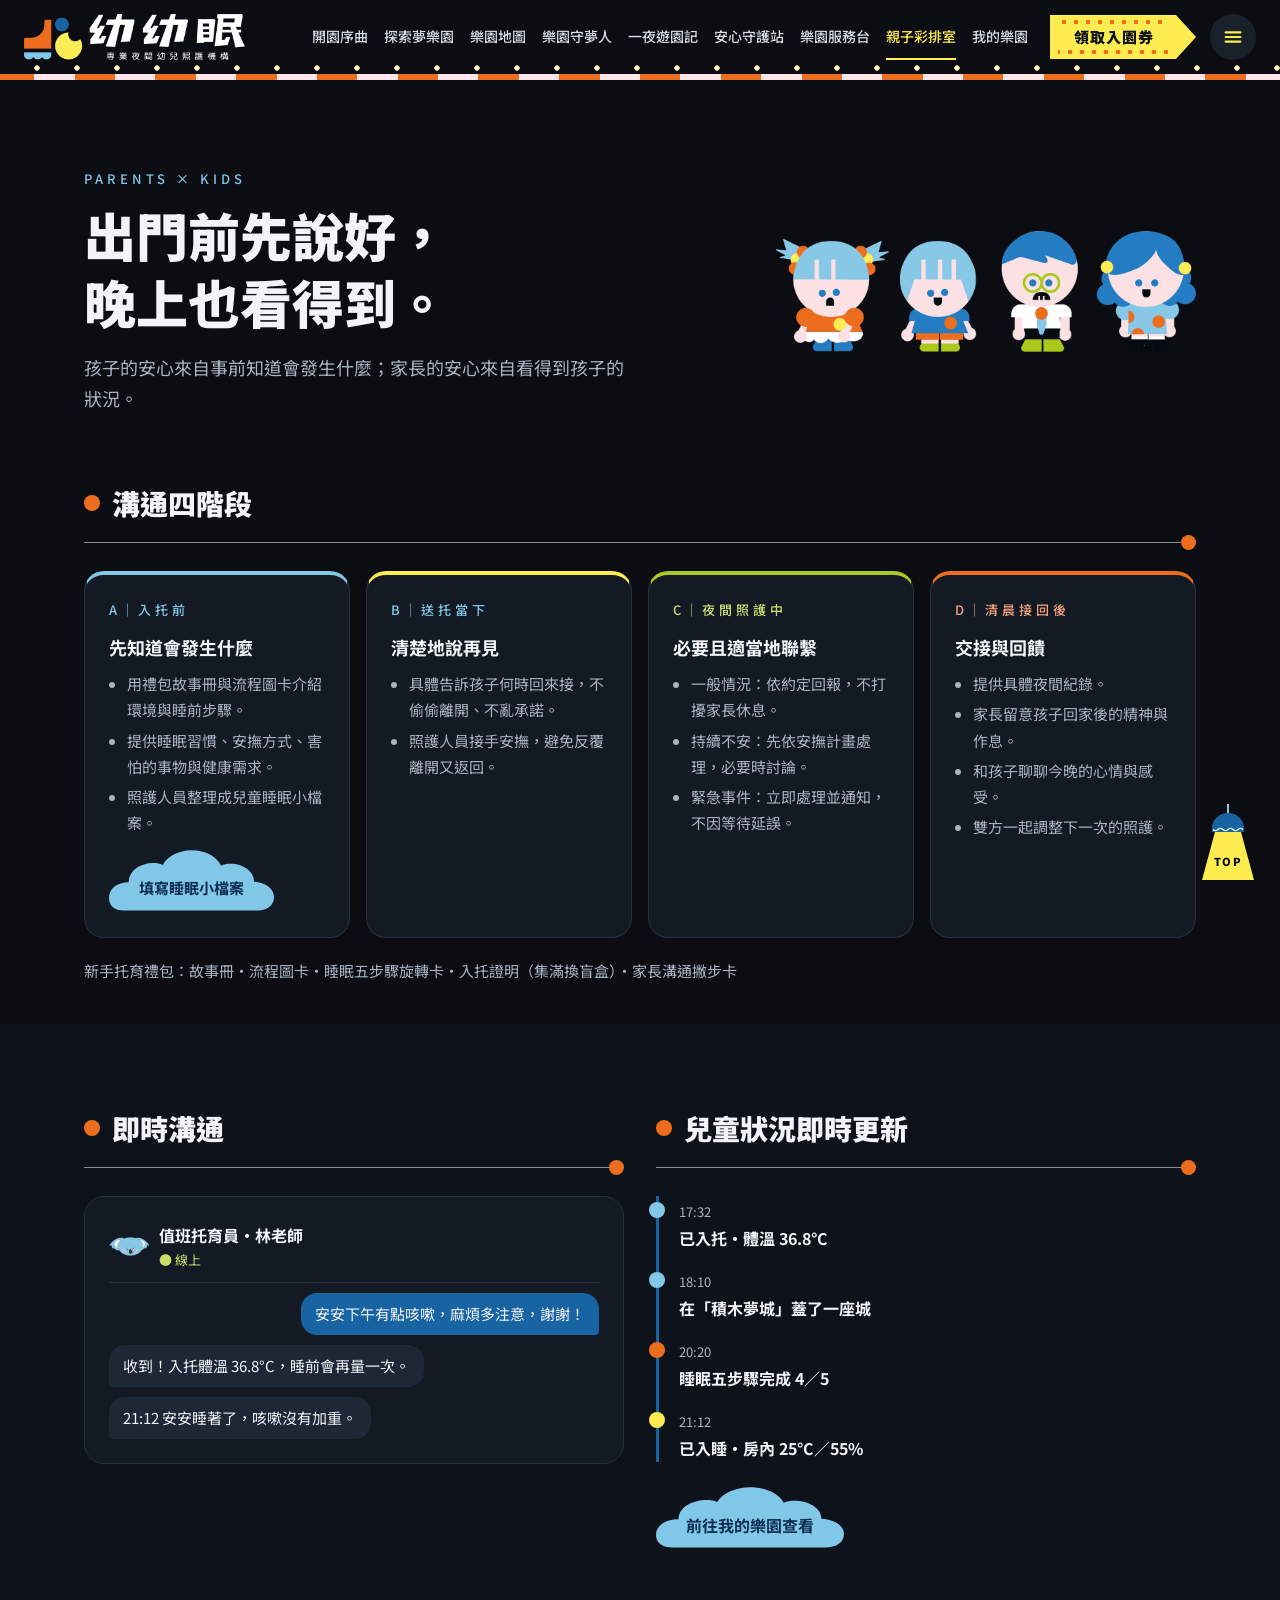
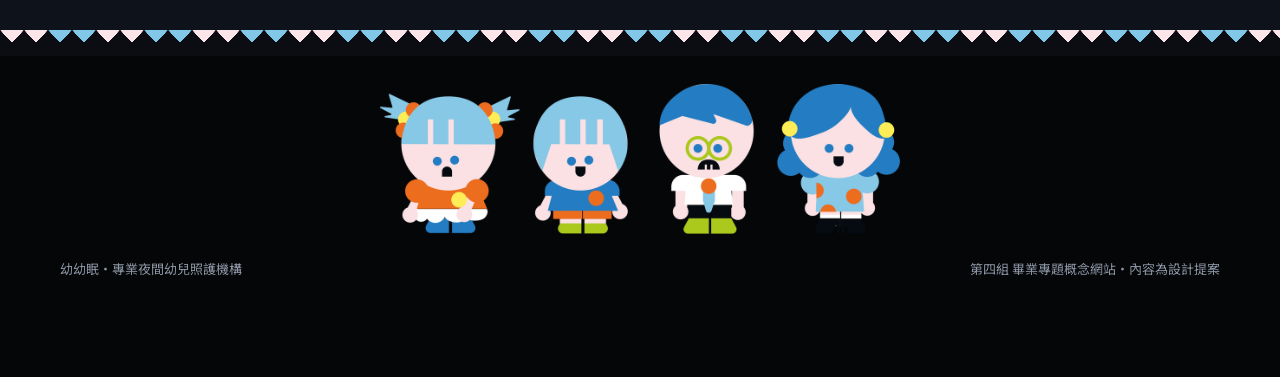
<file: Talk.html>
<!doctype html>
<html lang="zh-Hant-TW">
<head>
<meta charset="utf-8">
<meta name="viewport" content="width=device-width, initial-scale=1, viewport-fit=cover">
<title>幼幼眠｜親子彩排室</title>
<link rel="preconnect" href="https://fonts.googleapis.com">
<link rel="preconnect" href="https://fonts.gstatic.com" crossorigin>
<link href="https://fonts.googleapis.com/css2?family=Noto+Sans+TC:wght@400;500;700;900&amp;display=swap" rel="stylesheet">
<link rel="stylesheet" href="yym.css">
<style>
body{margin:0}
</style>
</head>
<body>
<div id="top" class="yym-root">
<div class="yym-curtain" aria-hidden="true"><div class="yym-drop"><div class="yym-panel yym-l"></div><div class="yym-panel yym-r"></div><div class="yym-valance"></div></div></div>
<div class="yym-spot" aria-hidden="true"></div>
<input type="checkbox" id="yym-menu" class="yym-menu-chk" aria-label="開啟選單">
<header class="yym-head"><div class="yym-head-in">
<a href="index.html" class="yym-logo" aria-label="回到幼幼眠首頁"><img src="assets/logo-white.png" alt="幼幼眠 專業夜間幼兒照護機構"></a>
<div style="display: flex; align-items: center; gap: 14px">
<nav aria-label="主選單" class="yym-nav"><a href="index.html">開園序曲</a><a href="World.html">探索夢樂園</a><a href="Space.html">樂園地圖</a><a href="Team.html">樂園守夢人</a><a href="Night.html">一夜遊園記</a><a href="Flow.html">安心守護站</a><a href="Contact.html">樂園服務台</a><a href="Talk.html" class="on">親子彩排室</a><a href="Member.html">我的樂園</a><a href="Booking.html" class="yym-marquee">領取入園券</a></nav>
<label for="yym-menu" class="yym-burger" aria-label="開啟選單"><svg width="22" height="22" viewBox="0 0 24 24" fill="none" stroke="currentColor" stroke-width="2.4" stroke-linecap="round" aria-hidden="true"><path d="M4 7h16M4 12h16M4 17h16"></path></svg></label>
</div></div><div class="yym-canopy" aria-hidden="true"></div></header>
<label for="yym-menu" class="yym-scrim" aria-label="關閉選單"></label>
<nav aria-label="樂園選單" class="yym-drawer"><label for="yym-menu" class="yym-drawer-close" aria-label="關閉選單">×</label><a href="index.html">開園序曲<small>理念</small></a><a href="World.html">探索夢樂園<small>世界觀</small></a><a href="Space.html">樂園地圖<small>場所</small></a><a href="Team.html">樂園守夢人<small>托育員</small></a><a href="Night.html">一夜遊園記<small>一夜流程</small></a><a href="Flow.html">安心守護站<small>接送與應變</small></a><a href="Contact.html">樂園服務台<small>聯絡資訊</small></a><a href="Talk.html" class="on">親子彩排室<small>親子溝通</small></a><a href="Member.html">我的樂園<small>會員專區</small></a><a href="Booking.html" class="yym-marquee">領取入園券</a></nav>

<section>
<div class="yym-wrap" style="padding-top: 88px; padding-bottom: 40px; display: flex; flex-wrap: wrap; align-items: center; gap: 32px">
<div style="flex: 1 1 460px; min-width: 0">
<p class="yym-label">PARENTS × KIDS</p>
<h1 class="yym-h1">出門前先說好，<br>晚上也看得到。</h1>
<p class="yym-muted" style="margin: 0; font-size: 18px; max-width: 540px">孩子的安心來自事前知道會發生什麼；家長的安心來自看得到孩子的狀況。</p>
</div>
<img src="assets/kids.png" alt="幼幼眠樂園夥伴" style="flex: 1 1 320px; min-width: 0; max-width: 420px; height: auto">
</div>
</section>

<section>
<div class="yym-wrap" style="padding-top: 24px; padding-bottom: 40px">
<h2 class="yym-h2">溝通四階段</h2>
<div class="yym-grid">
<div class="yym-card" style="border-top: 4px solid #81C7E8"><p class="yym-label" style="color: #81C7E8">A｜入托前</p><h3 style="margin: 0 0 8px; font-size: 18px">先知道會發生什麼</h3><ul class="yym-muted" style="margin: 0 0 12px; padding-left: 18px; font-size: 15px; display: flex; flex-direction: column; gap: 4px"><li>用禮包故事冊與流程圖卡介紹環境與睡前步驟。</li><li>提供睡眠習慣、安撫方式、害怕的事物與健康需求。</li><li>照護人員整理成兒童睡眠小檔案。</li></ul><a href="SleepProfile.html" class="yym-cloud pri" style="font-size: 15px">填寫睡眠小檔案</a></div>
<div class="yym-card" style="border-top: 4px solid #FFEC51"><p class="yym-label">B｜送托當下</p><h3 style="margin: 0 0 8px; font-size: 18px">清楚地說再見</h3><ul class="yym-muted" style="margin: 0; padding-left: 18px; font-size: 15px; display: flex; flex-direction: column; gap: 4px"><li>具體告訴孩子何時回來接，不偷偷離開、不亂承諾。</li><li>照護人員接手安撫，避免反覆離開又返回。</li></ul></div>
<div class="yym-card" style="border-top: 4px solid #ABC824"><p class="yym-label" style="color: #C9DD6B">C｜夜間照護中</p><h3 style="margin: 0 0 8px; font-size: 18px">必要且適當地聯繫</h3><ul class="yym-muted" style="margin: 0; padding-left: 18px; font-size: 15px; display: flex; flex-direction: column; gap: 4px"><li>一般情況：依約定回報，不打擾家長休息。</li><li>持續不安：先依安撫計畫處理，必要時討論。</li><li>緊急事件：立即處理並通知，不因等待延誤。</li></ul></div>
<div class="yym-card" style="border-top: 4px solid #ED6D1F"><p class="yym-label" style="color: #F5A27C">D｜清晨接回後</p><h3 style="margin: 0 0 8px; font-size: 18px">交接與回饋</h3><ul class="yym-muted" style="margin: 0; padding-left: 18px; font-size: 15px; display: flex; flex-direction: column; gap: 4px"><li>提供具體夜間紀錄。</li><li>家長留意孩子回家後的精神與作息。</li><li>和孩子聊聊今晚的心情與感受。</li><li>雙方一起調整下一次的照護。</li></ul></div>
</div>
<p class="yym-muted" style="margin: 20px 0 0; font-size: 15px">新手托育禮包：故事冊・流程圖卡・睡眠五步驟旋轉卡・入托證明（集滿換盲盒）・家長溝通撇步卡</p>
</div>
</section>

<section style="background: #0E131B">
<div class="yym-wrap" style="display: flex; flex-wrap: wrap; gap: 32px">
<div style="flex: 1 1 420px; min-width: 0">
<h2 class="yym-h2">即時溝通</h2>
<div class="yym-card" style="display: flex; flex-direction: column; gap: 10px">
<div style="display: flex; align-items: center; gap: 10px; padding-bottom: 10px; border-bottom: 1px solid #24303F"><img src="assets/koala-happy.png" alt="" style="width: 40px; height: auto"><div><p style="margin: 0; font-weight: 700">值班托育員・林老師</p><p style="margin: 0; font-size: 13px; color: #C9DD6B">● 線上</p></div></div>
<p style="margin: 0; align-self: flex-end; max-width: 78%; background: #1863A1; padding: 8px 14px; border-radius: 16px 16px 4px 16px; font-size: 15px">安安下午有點咳嗽，麻煩多注意，謝謝！</p>
<p style="margin: 0; align-self: flex-start; max-width: 78%; background: #1D2735; padding: 8px 14px; border-radius: 16px 16px 16px 4px; font-size: 15px">收到！入托體溫 36.8°C，睡前會再量一次。</p>
<p style="margin: 0; align-self: flex-start; max-width: 78%; background: #1D2735; padding: 8px 14px; border-radius: 16px 16px 16px 4px; font-size: 15px">21:12 安安睡著了，咳嗽沒有加重。</p>
</div>
</div>
<div style="flex: 1 1 420px; min-width: 0">
<h2 class="yym-h2">兒童狀況即時更新</h2>
<ol style="list-style: none; margin: 0 0 24px; padding: 0 0 0 20px; border-left: 3px solid #1863A1; display: flex; flex-direction: column; gap: 14px">
<li style="position: relative"><span style="position: absolute; left: -30px; top: 6px; width: 16px; height: 16px; border-radius: 50%; background: #81C7E8"></span><span class="yym-muted" style="font-size: 13px">17:32</span><br><strong>已入托・體溫 36.8°C</strong></li>
<li style="position: relative"><span style="position: absolute; left: -30px; top: 6px; width: 16px; height: 16px; border-radius: 50%; background: #81C7E8"></span><span class="yym-muted" style="font-size: 13px">18:10</span><br><strong>在「積木夢城」蓋了一座城</strong></li>
<li style="position: relative"><span style="position: absolute; left: -30px; top: 6px; width: 16px; height: 16px; border-radius: 50%; background: #ED6D1F"></span><span class="yym-muted" style="font-size: 13px">20:20</span><br><strong>睡眠五步驟完成 4／5</strong></li>
<li style="position: relative"><span style="position: absolute; left: -30px; top: 6px; width: 16px; height: 16px; border-radius: 50%; background: #FFEC51"></span><span class="yym-muted" style="font-size: 13px">21:12</span><br><strong>已入睡・房內 25°C／55%</strong></li>
</ol>
<a href="Member.html" class="yym-cloud pri">前往我的樂園查看</a>
</div>
</div>
</section>

<footer class="yym-foot"><div class="yym-foot-in"><p style="margin: 0">幼幼眠・專業夜間幼兒照護機構</p><p style="margin: 0">第四組 畢業專題概念網站・內容為設計提案</p></div></footer>
<a href="#top" class="yym-top" aria-label="回到頂部"><svg width="60" height="76" viewBox="0 0 60 76" aria-hidden="true"><rect x="29" y="0" width="2" height="10" fill="#81C7E8"></rect><path d="M14 24 A16 15 0 0 1 46 24 Z" fill="#1863A1"></path><rect x="14" y="23" width="32" height="5" fill="#1863A1"></rect><path d="M15 25.5 q2.5 2.2 5 0 t5 0 t5 0 t5 0 t5 0 t5 0" stroke="#FFFFFF" stroke-width="1.2" fill="none"></path><path class="beam" d="M17 28 L43 28 L56 76 L4 76 Z" fill="#FFEC51"></path><text x="30" y="62" text-anchor="middle" font-size="11" font-weight="900" letter-spacing="1.5" fill="#0B0D12">TOP</text></svg></a>
</div>
<script>
(function(){function hh(){var h=document.querySelector(".yym-head");if(h)document.documentElement.style.setProperty("--hh",h.offsetHeight+"px");}hh();window.addEventListener("resize",hh);window.addEventListener("mousemove",function(e){var r=document.documentElement;r.style.setProperty("--mx",e.clientX+"px");r.style.setProperty("--my",e.clientY+"px");});})();
</script>
</body>
</html>
</file>
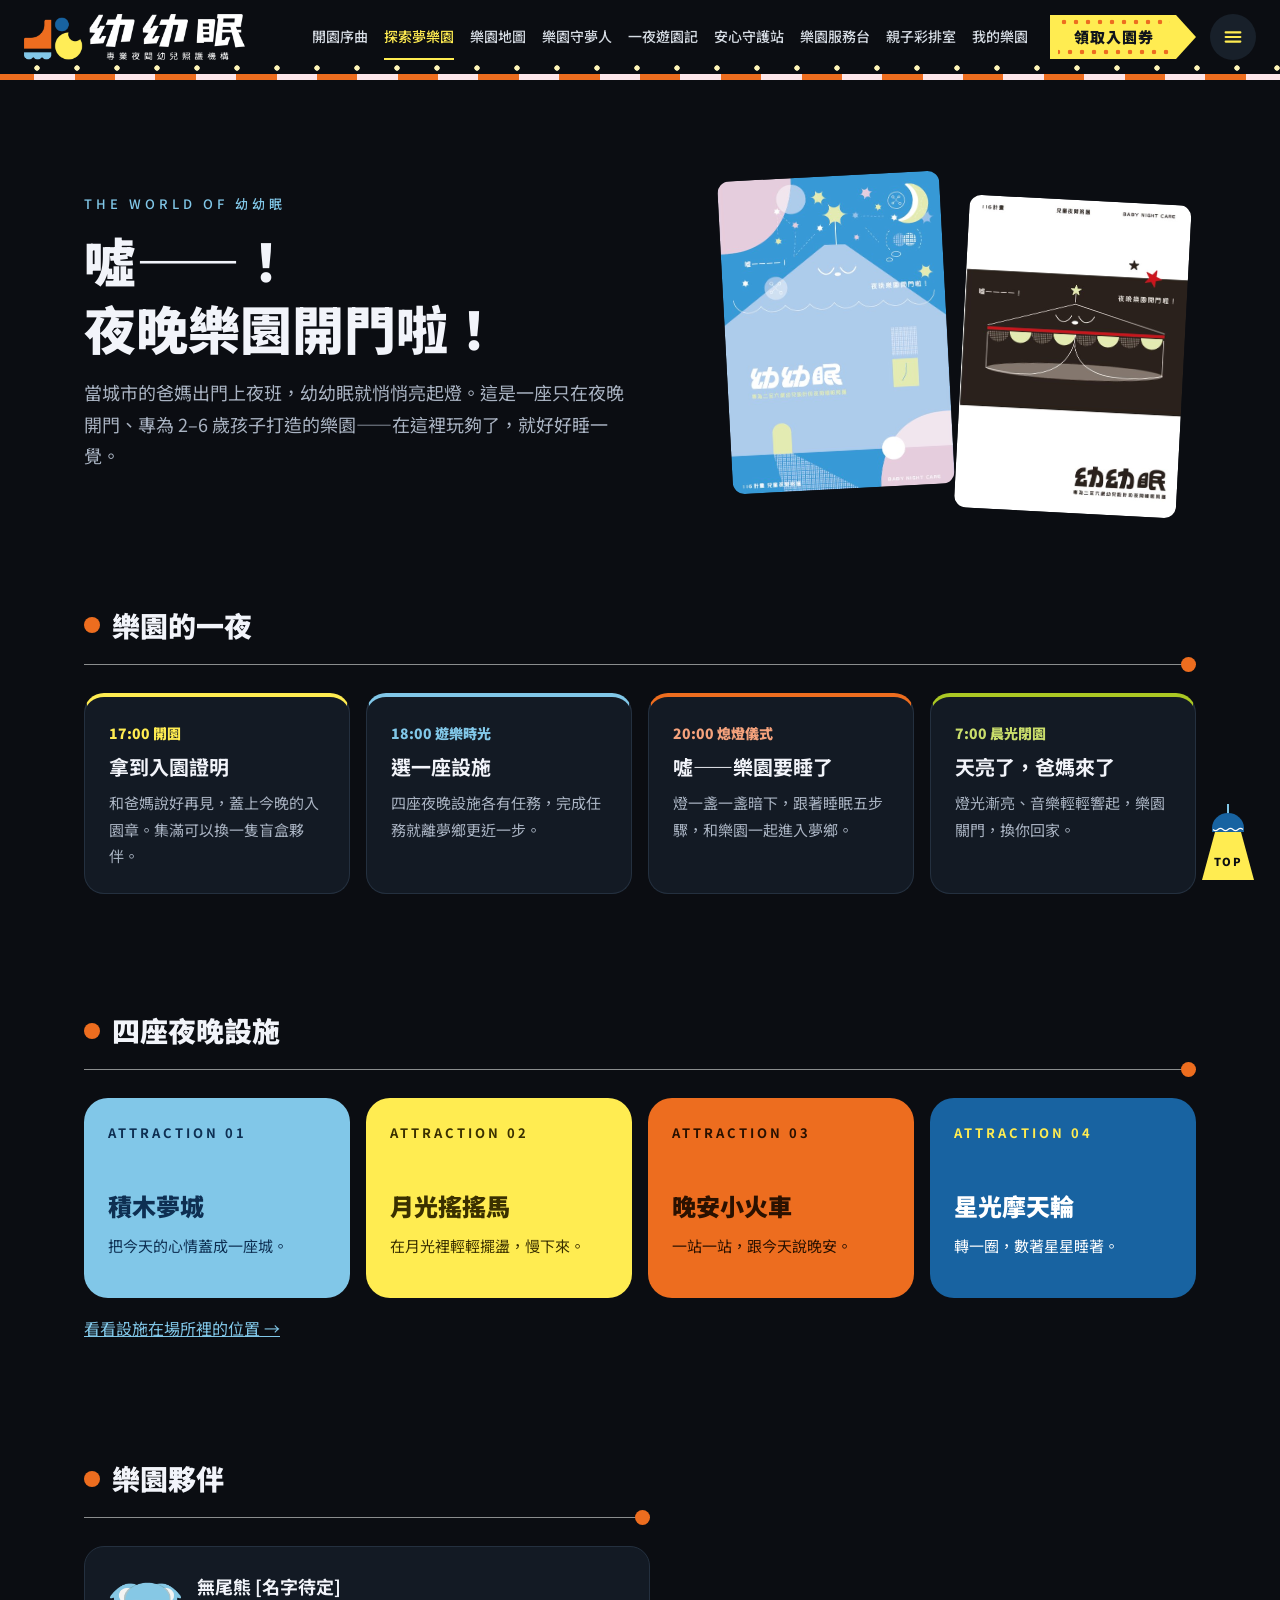
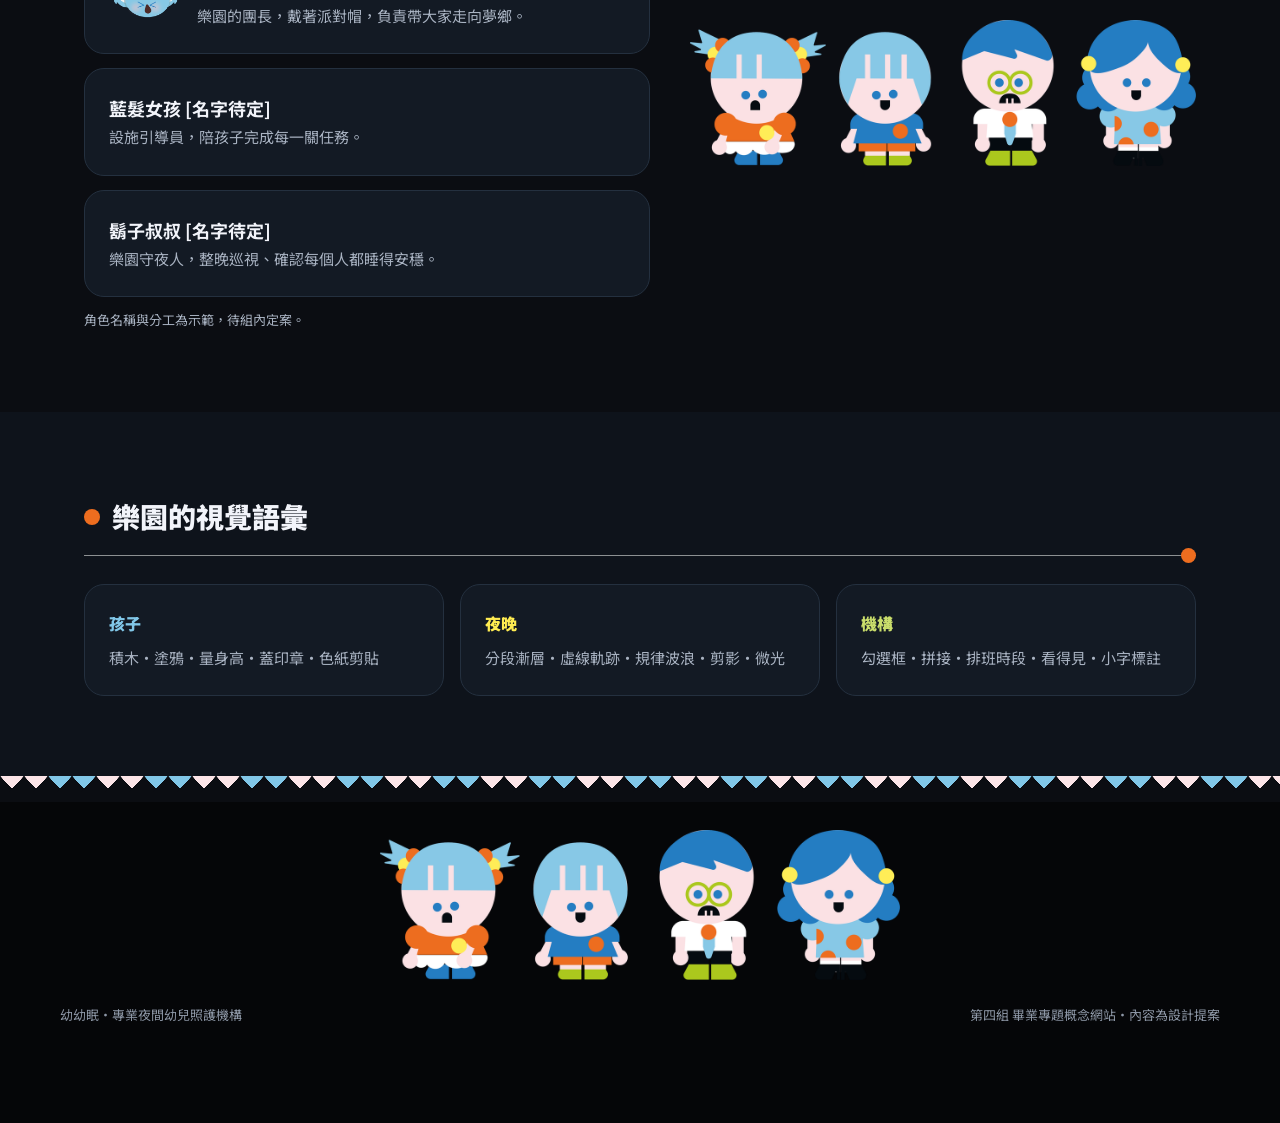
<file: World.html>
<!doctype html>
<html lang="zh-Hant-TW">
<head>
<meta charset="utf-8">
<meta name="viewport" content="width=device-width, initial-scale=1, viewport-fit=cover">
<title>幼幼眠｜探索夢樂園</title>
<link rel="preconnect" href="https://fonts.googleapis.com">
<link rel="preconnect" href="https://fonts.gstatic.com" crossorigin>
<link href="https://fonts.googleapis.com/css2?family=Noto+Sans+TC:wght@400;500;700;900&amp;display=swap" rel="stylesheet">
<link rel="stylesheet" href="yym.css">
<style>
body{margin:0}
</style>
</head>
<body>
<div id="top" class="yym-root">
<div class="yym-curtain" aria-hidden="true"><div class="yym-drop"><div class="yym-panel yym-l"></div><div class="yym-panel yym-r"></div><div class="yym-valance"></div></div></div>
<div class="yym-spot" aria-hidden="true"></div>
<input type="checkbox" id="yym-menu" class="yym-menu-chk" aria-label="開啟選單">
<header class="yym-head"><div class="yym-head-in">
<a href="index.html" class="yym-logo" aria-label="回到幼幼眠首頁"><img src="assets/logo-white.png" alt="幼幼眠 專業夜間幼兒照護機構"></a>
<div style="display: flex; align-items: center; gap: 14px">
<nav aria-label="主選單" class="yym-nav"><a href="index.html">開園序曲</a><a href="World.html" class="on">探索夢樂園</a><a href="Space.html">樂園地圖</a><a href="Team.html">樂園守夢人</a><a href="Night.html">一夜遊園記</a><a href="Flow.html">安心守護站</a><a href="Contact.html">樂園服務台</a><a href="Talk.html">親子彩排室</a><a href="Member.html">我的樂園</a><a href="Booking.html" class="yym-marquee">領取入園券</a></nav>
<label for="yym-menu" class="yym-burger" aria-label="開啟選單"><svg width="22" height="22" viewBox="0 0 24 24" fill="none" stroke="currentColor" stroke-width="2.4" stroke-linecap="round" aria-hidden="true"><path d="M4 7h16M4 12h16M4 17h16"></path></svg></label>
</div></div><div class="yym-canopy" aria-hidden="true"></div></header>
<label for="yym-menu" class="yym-scrim" aria-label="關閉選單"></label>
<nav aria-label="樂園選單" class="yym-drawer"><label for="yym-menu" class="yym-drawer-close" aria-label="關閉選單">×</label><a href="index.html">開園序曲<small>理念</small></a><a href="World.html" class="on">探索夢樂園<small>世界觀</small></a><a href="Space.html">樂園地圖<small>場所</small></a><a href="Team.html">樂園守夢人<small>托育員</small></a><a href="Night.html">一夜遊園記<small>一夜流程</small></a><a href="Flow.html">安心守護站<small>接送與應變</small></a><a href="Contact.html">樂園服務台<small>聯絡資訊</small></a><a href="Talk.html">親子彩排室<small>親子溝通</small></a><a href="Member.html">我的樂園<small>會員專區</small></a><a href="Booking.html" class="yym-marquee">領取入園券</a></nav>

<section>
<div class="yym-wrap" style="padding-top: 96px; display: flex; flex-wrap: wrap; align-items: center; gap: 48px">
<div style="flex: 1 1 460px; min-width: 0">
<p class="yym-label">THE WORLD OF 幼幼眠</p>
<h1 class="yym-h1">噓——！<br>夜晚樂園開門啦！</h1>
<p class="yym-muted" style="margin: 0; font-size: 18px; max-width: 540px">當城市的爸媽出門上夜班，幼幼眠就悄悄亮起燈。這是一座只在夜晚開門、專為 2–6 歲孩子打造的樂園——在這裡玩夠了，就好好睡一覺。</p>
</div>
<div style="flex: 1 1 360px; min-width: 0; display: flex; gap: 16px; justify-content: center">
<img src="assets/poster-blue.jpg" alt="幼幼眠視覺海報：星空下的房子與「夜晚樂園開門啦」" style="width: 46%; height: auto; border-radius: 12px; transform: rotate(-3deg)">
<img src="assets/poster-dark.jpg" alt="幼幼眠視覺海報：樂園帳篷與送托時間 17:00–18:00" style="width: 46%; height: auto; border-radius: 12px; transform: rotate(3deg) translateY(24px)">
</div>
</div>
</section>

<section>
<div class="yym-wrap" style="padding-top: 32px">
<h2 class="yym-h2">樂園的一夜</h2>
<ol style="list-style: none; margin: 0; padding: 0; display: grid; grid-template-columns: repeat(auto-fit, minmax(240px, 1fr)); gap: 16px">
<li class="yym-card" style="border-top: 4px solid #FFEC51"><p style="margin: 0; font-size: 14px; font-weight: 900; color: #FFEC51">17:00 開園</p><h3 style="margin: 4px 0 6px; font-size: 20px">拿到入園證明</h3><p class="yym-muted" style="margin: 0; font-size: 15px">和爸媽說好再見，蓋上今晚的入園章。集滿可以換一隻盲盒夥伴。</p></li>
<li class="yym-card" style="border-top: 4px solid #81C7E8"><p style="margin: 0; font-size: 14px; font-weight: 900; color: #81C7E8">18:00 遊樂時光</p><h3 style="margin: 4px 0 6px; font-size: 20px">選一座設施</h3><p class="yym-muted" style="margin: 0; font-size: 15px">四座夜晚設施各有任務，完成任務就離夢鄉更近一步。</p></li>
<li class="yym-card" style="border-top: 4px solid #ED6D1F"><p style="margin: 0; font-size: 14px; font-weight: 900; color: #F5A27C">20:00 熄燈儀式</p><h3 style="margin: 4px 0 6px; font-size: 20px">噓——樂園要睡了</h3><p class="yym-muted" style="margin: 0; font-size: 15px">燈一盞一盞暗下，跟著睡眠五步驟，和樂園一起進入夢鄉。</p></li>
<li class="yym-card" style="border-top: 4px solid #ABC824"><p style="margin: 0; font-size: 14px; font-weight: 900; color: #C9DD6B">7:00 晨光閉園</p><h3 style="margin: 4px 0 6px; font-size: 20px">天亮了，爸媽來了</h3><p class="yym-muted" style="margin: 0; font-size: 15px">燈光漸亮、音樂輕輕響起，樂園關門，換你回家。</p></li>
</ol>
</div>
</section>

<section>
<div class="yym-wrap" style="padding-top: 32px">
<h2 class="yym-h2">四座夜晚設施</h2>
<div class="yym-grid">
<div style="background: #81C7E8; color: #0E2F52; border-radius: 24px; padding: 24px; min-height: 200px; box-sizing: border-box"><p style="margin: 0; font-size: 13px; font-weight: 700; letter-spacing: 3px">ATTRACTION 01</p><h3 style="margin: 40px 0 6px; font-size: 24px; font-weight: 900">積木夢城</h3><p style="margin: 0; font-size: 15px">把今天的心情蓋成一座城。</p></div>
<div style="background: #FFEC51; color: #3A3000; border-radius: 24px; padding: 24px; min-height: 200px; box-sizing: border-box"><p style="margin: 0; font-size: 13px; font-weight: 700; letter-spacing: 3px">ATTRACTION 02</p><h3 style="margin: 40px 0 6px; font-size: 24px; font-weight: 900">月光搖搖馬</h3><p style="margin: 0; font-size: 15px">在月光裡輕輕擺盪，慢下來。</p></div>
<div style="background: #ED6D1F; color: #2A1100; border-radius: 24px; padding: 24px; min-height: 200px; box-sizing: border-box"><p style="margin: 0; font-size: 13px; font-weight: 700; letter-spacing: 3px">ATTRACTION 03</p><h3 style="margin: 40px 0 6px; font-size: 24px; font-weight: 900">晚安小火車</h3><p style="margin: 0; font-size: 15px">一站一站，跟今天說晚安。</p></div>
<div style="background: #1863A1; color: #FFFFFF; border-radius: 24px; padding: 24px; min-height: 200px; box-sizing: border-box"><p style="margin: 0; font-size: 13px; font-weight: 700; letter-spacing: 3px; color: #FFEC51">ATTRACTION 04</p><h3 style="margin: 40px 0 6px; font-size: 24px; font-weight: 900">星光摩天輪</h3><p style="margin: 0; font-size: 15px">轉一圈，數著星星睡著。</p></div>
</div>
<p style="margin: 16px 0 0"><a href="Space.html">看看設施在場所裡的位置 →</a></p>
</div>
</section>

<section>
<div class="yym-wrap" style="padding-top: 32px; display: flex; flex-wrap: wrap; gap: 40px; align-items: center">
<div style="flex: 1 1 420px; min-width: 0">
<h2 class="yym-h2">樂園夥伴</h2>
<div style="display: flex; flex-direction: column; gap: 14px">
<div class="yym-card" style="display: flex; gap: 16px; align-items: center"><img src="assets/koala-happy.png" alt="" style="width: 72px; height: auto; flex: 0 0 auto"><div><h3 style="margin: 0; font-size: 18px">無尾熊 [名字待定]</h3><p class="yym-muted" style="margin: 0; font-size: 15px">樂園的團長，戴著派對帽，負責帶大家走向夢鄉。</p></div></div>
<div class="yym-card"><h3 style="margin: 0; font-size: 18px">藍髮女孩 [名字待定]</h3><p class="yym-muted" style="margin: 0; font-size: 15px">設施引導員，陪孩子完成每一關任務。</p></div>
<div class="yym-card"><h3 style="margin: 0; font-size: 18px">鬍子叔叔 [名字待定]</h3><p class="yym-muted" style="margin: 0; font-size: 15px">樂園守夜人，整晚巡視、確認每個人都睡得安穩。</p></div>
</div>
<p class="yym-muted" style="margin: 12px 0 0; font-size: 13px">角色名稱與分工為示範，待組內定案。</p>
</div>
<img src="assets/kids.png" alt="幼幼眠的三位樂園夥伴：無尾熊、藍髮女孩、鬍子叔叔" style="flex: 1 1 360px; min-width: 0; max-width: 520px; height: auto">
</div>
</section>

<section style="background: #0E131B">
<div class="yym-wrap">
<h2 class="yym-h2">樂園的視覺語彙</h2>
<div class="yym-grid">
<div class="yym-card"><p style="margin: 0 0 8px; font-weight: 900; color: #81C7E8">孩子</p><p class="yym-muted" style="margin: 0; font-size: 15px">積木・塗鴉・量身高・蓋印章・色紙剪貼</p></div>
<div class="yym-card"><p style="margin: 0 0 8px; font-weight: 900; color: #FFEC51">夜晚</p><p class="yym-muted" style="margin: 0; font-size: 15px">分段漸層・虛線軌跡・規律波浪・剪影・微光</p></div>
<div class="yym-card"><p style="margin: 0 0 8px; font-weight: 900; color: #C9DD6B">機構</p><p class="yym-muted" style="margin: 0; font-size: 15px">勾選框・拼接・排班時段・看得見・小字標註</p></div>
</div>
</div>
</section>

<footer class="yym-foot"><div class="yym-foot-in"><p style="margin: 0">幼幼眠・專業夜間幼兒照護機構</p><p style="margin: 0">第四組 畢業專題概念網站・內容為設計提案</p></div></footer>
<a href="#top" class="yym-top" aria-label="回到頂部"><svg width="60" height="76" viewBox="0 0 60 76" aria-hidden="true"><rect x="29" y="0" width="2" height="10" fill="#81C7E8"></rect><path d="M14 24 A16 15 0 0 1 46 24 Z" fill="#1863A1"></path><rect x="14" y="23" width="32" height="5" fill="#1863A1"></rect><path d="M15 25.5 q2.5 2.2 5 0 t5 0 t5 0 t5 0 t5 0 t5 0" stroke="#FFFFFF" stroke-width="1.2" fill="none"></path><path class="beam" d="M17 28 L43 28 L56 76 L4 76 Z" fill="#FFEC51"></path><text x="30" y="62" text-anchor="middle" font-size="11" font-weight="900" letter-spacing="1.5" fill="#0B0D12">TOP</text></svg></a>
</div>
<script>
(function(){function hh(){var h=document.querySelector(".yym-head");if(h)document.documentElement.style.setProperty("--hh",h.offsetHeight+"px");}hh();window.addEventListener("resize",hh);window.addEventListener("mousemove",function(e){var r=document.documentElement;r.style.setProperty("--mx",e.clientX+"px");r.style.setProperty("--my",e.clientY+"px");});})();
</script>
</body>
</html>
</file>
<file: yym.css>
/* 幼幼眠 shared theme */
html{color-scheme:dark;background:#0B0D12}
body{margin:0;background:#0B0D12;cursor:url(assets/cursor.svg) 16 16,auto}
a,button,select,label,[role="tab"],input[type="radio"],input[type="checkbox"]{cursor:url(assets/cursor-hand.svg) 16 16,pointer}
a{color:#81C7E8}a:hover{color:#B5E0F4}
.yym-root{width:100%;min-height:100vh;background:#0B0D12;color:#F2F4FA;font-family:'Noto Sans TC','Source Han Sans TC','思源黑體',system-ui,sans-serif;line-height:1.75;position:relative}
.yym-wrap{max-width:1160px;margin:0 auto;padding:80px 24px;box-sizing:border-box}
.yym-label{margin:0 0 10px;font-size:13px;font-weight:500;letter-spacing:4px;color:#81C7E8}
.yym-h1{margin:0 0 16px;font-size:clamp(32px,4.4vw,52px);font-weight:900;line-height:1.3}
.yym-h2{position:relative;display:flex;align-items:center;gap:12px;margin:0 0 28px;padding:0 22px 14px 0;border-bottom:1px solid rgba(245,246,244,.55);font-size:28px;font-weight:900}
.yym-h2::after{content:'';position:absolute;right:0;bottom:-8px;width:15px;height:15px;border-radius:50%;background:#ED6D1F}
.yym-h2::before{content:'';width:16px;height:16px;border-radius:50%;background:#ED6D1F;flex:0 0 auto}
.yym-muted{color:#A9B3C2}
.yym-card{background:#131A24;border:1px solid #24303F;border-radius:20px;padding:24px;box-sizing:border-box}
.yym-grid{display:grid;grid-template-columns:repeat(auto-fit,minmax(240px,1fr));gap:16px}
.yym-num{display:inline-flex;align-items:center;justify-content:center;width:34px;height:34px;border-radius:50%;background:#1863A1;color:#FFF;font-weight:900;flex:0 0 auto}
.yym-tag{display:inline-block;font-size:12px;font-weight:500;padding:2px 10px;border-radius:999px;background:#1A2B40;color:#81C7E8}
.yym-inp{font:inherit;font-size:16px;color:#F2F4FA;background:#0E131B;border:1px solid #33414F;border-radius:12px;padding:10px 12px;min-height:44px;box-sizing:border-box;width:100%}
.yym-inp:focus{outline:2px solid #81C7E8;outline-offset:1px}
.yym-inp::placeholder{color:#7A8494}
.yym-fl{display:flex;flex-wrap:wrap;align-items:baseline;column-gap:4px;row-gap:6px;font-size:15px;font-weight:700}
.yym-fl>input,.yym-fl>select,.yym-fl>textarea{flex:1 1 100%}
.yym-req{color:#F4A7A0}
/* header + carousel canopy */
.yym-head{position:sticky;top:env(safe-area-inset-top,0px);z-index:50;background:#0B0D12;border-bottom:6px solid #ED6D1F;border-image:repeating-linear-gradient(90deg,#ED6D1F 0 40px,#FCE5E8 40px 80px) 6}
.yym-head-in{max-width:1320px;margin:0 auto;padding:10px 24px;display:flex;align-items:center;justify-content:space-between;gap:12px 20px}
.yym-canopy{position:absolute;left:0;right:0;top:100%;height:0;pointer-events:none}
.yym-canopy::before{content:'';position:absolute;left:0;right:0;top:-9px;height:6px;background:radial-gradient(circle,#FFF6B8 2.4px,transparent 3px) 17px 0/40px 6px repeat-x}
.yym-logo{display:block;line-height:0;padding:4px 0;flex:0 0 auto}
.yym-logo img{height:52px;width:auto}
.yym-nav{display:flex;flex-wrap:nowrap;align-items:center;gap:2px 16px;font-size:14px;font-weight:500}
.yym-nav a{color:#D6DCE4;text-decoration:none;padding:10px 0;min-height:44px;box-sizing:border-box;display:inline-flex;align-items:center;border-bottom:2px solid transparent;white-space:nowrap}
.yym-nav a:hover{color:#FFFFFF}
.yym-nav a.on{color:#FFEC51;border-bottom-color:#FFEC51}
.yym-nav a.yym-marquee{padding:0 42px 0 24px;border-bottom:0;margin-left:6px}
@media (max-width:1279px){.yym-nav a:not(.yym-marquee){display:none}}
/* hamburger + drawer (checkbox driven) */
.yym-menu-chk{position:fixed;top:0;left:0;width:1px;height:1px;opacity:0;pointer-events:none}
.yym-burger{display:inline-flex;align-items:center;justify-content:center;width:46px;height:46px;border-radius:50%;background:#18202A;color:#FFEC51;flex:0 0 auto}
.yym-burger:hover{background:#24303F}
.yym-menu-chk:focus-visible ~ .yym-head .yym-burger{outline:2px solid #81C7E8;outline-offset:2px}
.yym-scrim{position:fixed;inset:0;z-index:80;background:rgba(0,0,0,.55);opacity:0;visibility:hidden;transition:opacity .3s,visibility .3s}
.yym-drawer{position:fixed;top:0;right:0;bottom:0;z-index:90;width:min(340px,86vw);background:#0F1620;border-left:6px solid #FFEC51;box-sizing:border-box;padding:24px 28px;display:flex;flex-direction:column;gap:4px;transform:translateX(105%);transition:transform .4s cubic-bezier(.6,0,.3,1);overflow-y:auto}
.yym-menu-chk:checked ~ .yym-drawer{transform:translateX(0)}
.yym-menu-chk:checked ~ .yym-scrim{opacity:1;visibility:visible}
.yym-drawer a{color:#F2F4FA;text-decoration:none;font-size:18px;font-weight:700;padding:12px 0;border-bottom:1px solid #24303F;display:flex;justify-content:space-between;align-items:center}
.yym-drawer a.on{color:#FFEC51}
.yym-drawer a small{font-size:12px;font-weight:500;color:#8D97A6;letter-spacing:2px}
.yym-drawer a.yym-marquee{margin-top:20px;border-bottom:0;align-self:flex-start;color:#10141B;padding:0 46px 0 26px;min-height:50px;font-size:16px;white-space:nowrap}
.yym-drawer-close{align-self:flex-end;display:inline-flex;align-items:center;justify-content:center;width:44px;height:44px;border-radius:50%;background:#18202A;color:#F2F4FA;font-size:22px;margin-bottom:8px}
/* marquee arrow sign */
@keyframes yymBulb{0%,100%{background-position:0 0,6px 100%}50%{background-position:6px 0,0 100%}}
.yym-marquee{position:relative;display:inline-flex;align-items:center;gap:8px;min-height:46px;padding:0 38px 0 22px;background:#FFEC51;color:#10141B!important;font-weight:900;font-size:15px;letter-spacing:1px;text-decoration:none;border:none!important;clip-path:polygon(0 0,calc(100% - 20px) 0,100% 50%,calc(100% - 20px) 100%,0 100%);box-sizing:border-box}
.yym-marquee::before{content:'';position:absolute;left:8px;right:26px;top:4px;bottom:4px;background:radial-gradient(circle,#ED6D1F 2px,transparent 2.6px) 0 0/12px 6px repeat-x,radial-gradient(circle,#ED6D1F 2px,transparent 2.6px) 6px 100%/12px 6px repeat-x;animation:yymBulb 1.2s steps(1) infinite;pointer-events:none}
.yym-marquee:hover{background:#FFF1A0}
.yym-marquee.lg{min-height:58px;font-size:18px;padding:0 48px 0 30px}
/* cloud interactive (mask shapes from reference cloud) */
.yym-cloud{display:inline-flex;align-items:center;justify-content:center;gap:6px;font:inherit;font-weight:700;border:none;min-height:64px;padding:22px 30px 8px;background:#26323F;color:#F2F4FA;text-decoration:none;box-sizing:border-box;text-align:center;-webkit-mask:url(assets/cloud-btn.svg) center/100% 100% no-repeat;mask:url(assets/cloud-btn.svg) center/100% 100% no-repeat;transition:background .2s,transform .2s}
.yym-cloud:hover{filter:brightness(1.15);transform:translateY(-2px)}
.yym-cloud:focus-visible{background:#FFEC51!important;color:#10141B!important;outline:none}
.yym-cloud.is-on,.yym-cloud.pri{background:#81C7E8;color:#0E2F52}
.yym-cloud.alt{background:#FFEC51;color:#3A3000}
.yym-cloud.wide{-webkit-mask-image:url(assets/cloud-wide.svg);mask-image:url(assets/cloud-wide.svg);padding:24px 36px 10px;min-height:68px}
.yym-cloud.big{display:flex;flex-direction:column;align-items:flex-start;justify-content:flex-end;text-align:left;min-height:200px;padding:92px 34px 22px;-webkit-mask-image:url(assets/cloud.svg);mask-image:url(assets/cloud.svg)}
.yym-cloud.mid{display:flex;flex-direction:column;align-items:flex-start;text-align:left;min-height:104px;padding:40px 34px 12px}
.yym-cloud:disabled{background:#18202A;color:#5E657E;filter:none;transform:none}
/* back to top */
.yym-top{position:fixed;right:20px;bottom:20px;z-index:60;display:flex;flex-direction:column;align-items:center;width:64px;text-decoration:none;color:#FFEC51!important;font-size:11px;font-weight:900;letter-spacing:2px}
.yym-top svg{display:block}
.yym-top:hover .beam{opacity:.75}
/* spotlight following pointer */
.yym-spot{position:fixed;inset:0;z-index:40;pointer-events:none;background:radial-gradient(circle 220px at var(--mx,-500px) var(--my,-500px),rgba(255,236,81,.10),rgba(255,236,81,.04) 45%,transparent 70%);mix-blend-mode:screen}
/* curtain */
@keyframes yymDrop{0%{transform:translateY(-100%)}100%{transform:translateY(0)}}
@keyframes yymOpenL{0%,30%{transform:translateX(0)}100%{transform:translateX(-102%)}}
@keyframes yymOpenR{0%,30%{transform:translateX(0)}100%{transform:translateX(102%)}}
@keyframes yymFade{0%,85%{opacity:1}100%{opacity:0;visibility:hidden}}
.yym-curtain{position:fixed;inset:0;z-index:9999;pointer-events:none;overflow:hidden;animation:yymFade 2s ease forwards}
.yym-drop{position:absolute;inset:0;animation:yymDrop .55s cubic-bezier(.5,0,.3,1) both}
.yym-panel{position:absolute;top:0;bottom:0;width:50.5%;background:repeating-linear-gradient(90deg,#14558B 0 18px,#1863A1 18px 44px,#1A6CAF 44px 60px);box-shadow:inset 0 -60px 80px rgba(0,0,0,.35)}
.yym-l{left:0;animation:yymOpenL 1.1s .75s cubic-bezier(.6,0,.3,1) both}
.yym-r{right:0;animation:yymOpenR 1.1s .75s cubic-bezier(.6,0,.3,1) both}
.yym-valance{position:absolute;left:0;right:0;top:0;height:var(--hh,82px);box-sizing:border-box;background:radial-gradient(circle,#FCE5E8 7px,transparent 7.6px) 6px 50%/40px 24px repeat-x,#81C7E8;z-index:2}
.yym-valance::after{content:"";position:absolute;left:0;right:0;top:100%;height:20px;background:radial-gradient(circle at 20px 0,#ABC824 19px,transparent 20px) 0 0/80px 20px repeat-x,radial-gradient(circle at 60px 0,#ED6D1F 19px,transparent 20px) 0 0/80px 20px repeat-x}
/* footer */
.yym-foot{position:relative;background:#050608;border-top:0}
.yym-foot::before{content:'';display:block;height:26px;background:linear-gradient(to bottom right,transparent 49.5%,#0B0D12 50%) 0 0/24px 26px,linear-gradient(to bottom left,transparent 49.5%,#0B0D12 50%) 24px 0/24px 26px,repeating-linear-gradient(90deg,#FCE5E8 0 48px,#81C7E8 48px 96px)}
.yym-foot-in{max-width:1160px;margin:0 auto;padding:28px 24px 96px;display:flex;flex-wrap:wrap;justify-content:space-between;align-items:center;gap:16px;font-size:13px;color:#8D97A6}
.yym-foot-in::before{content:'';flex:1 1 100%;height:clamp(90px,14vw,150px);background:url(assets/kids.png) center bottom/contain no-repeat;margin-bottom:8px}
@media (prefers-reduced-motion: reduce){.yym-curtain{display:none}.yym-marquee::before{animation:none}}
@media (hover: none){.yym-spot{display:none}}

.yym-tile{display:flex;flex-direction:column;justify-content:flex-end;gap:4px;min-height:170px;padding:26px 28px;border-radius:24px;text-decoration:none;box-sizing:border-box;transition:transform .2s,filter .2s}
.yym-tile:hover{transform:translateY(-3px);filter:brightness(1.1)}
.yym-tile:focus-visible{outline:3px solid #FFEC51;outline-offset:3px}

/* brand auxiliary graphics (品牌輔助圖形) */
.yym-band{height:28px;width:100%}
.yym-band.scallop{background:radial-gradient(circle at 50% 0,#ED6D1F 23px,transparent 24px) 0 0/48px 28px repeat-x}
.yym-band.wave{height:22px;background:radial-gradient(circle at 50% 100%,transparent 13px,#81C7E8 14px,#81C7E8 16px,transparent 17px) 0 0/32px 22px repeat-x}
.yym-band.diamond{height:36px;background:conic-gradient(from 45deg at 50% 50%,#1863A1 0 25%,transparent 0 100%) 0 0/72px 36px,#ED6D1F}
.yym-band.stripe{height:18px;background:repeating-linear-gradient(-60deg,#ABC824 0 6px,transparent 6px 14px)}
.yym-halftone{background-image:radial-gradient(circle,rgba(129,199,232,.55) 1.6px,transparent 2.2px);background-size:10px 10px}
.yym-dotdeco{position:absolute;width:180px;height:180px;border-radius:50%;pointer-events:none;-webkit-mask:radial-gradient(circle,#000 60%,transparent 72%);mask:radial-gradient(circle,#000 60%,transparent 72%)}
.yym-logo img{height:46px}
@media (max-width:640px){.yym-head-in{padding:8px 14px;gap:8px}.yym-logo img{height:30px}.yym-nav a.yym-marquee{padding:0 30px 0 14px;min-height:40px;font-size:13px;margin-left:0}.yym-burger{width:42px;height:42px}}
@media (max-width:360px){.yym-logo img{height:24px}}
</file>
